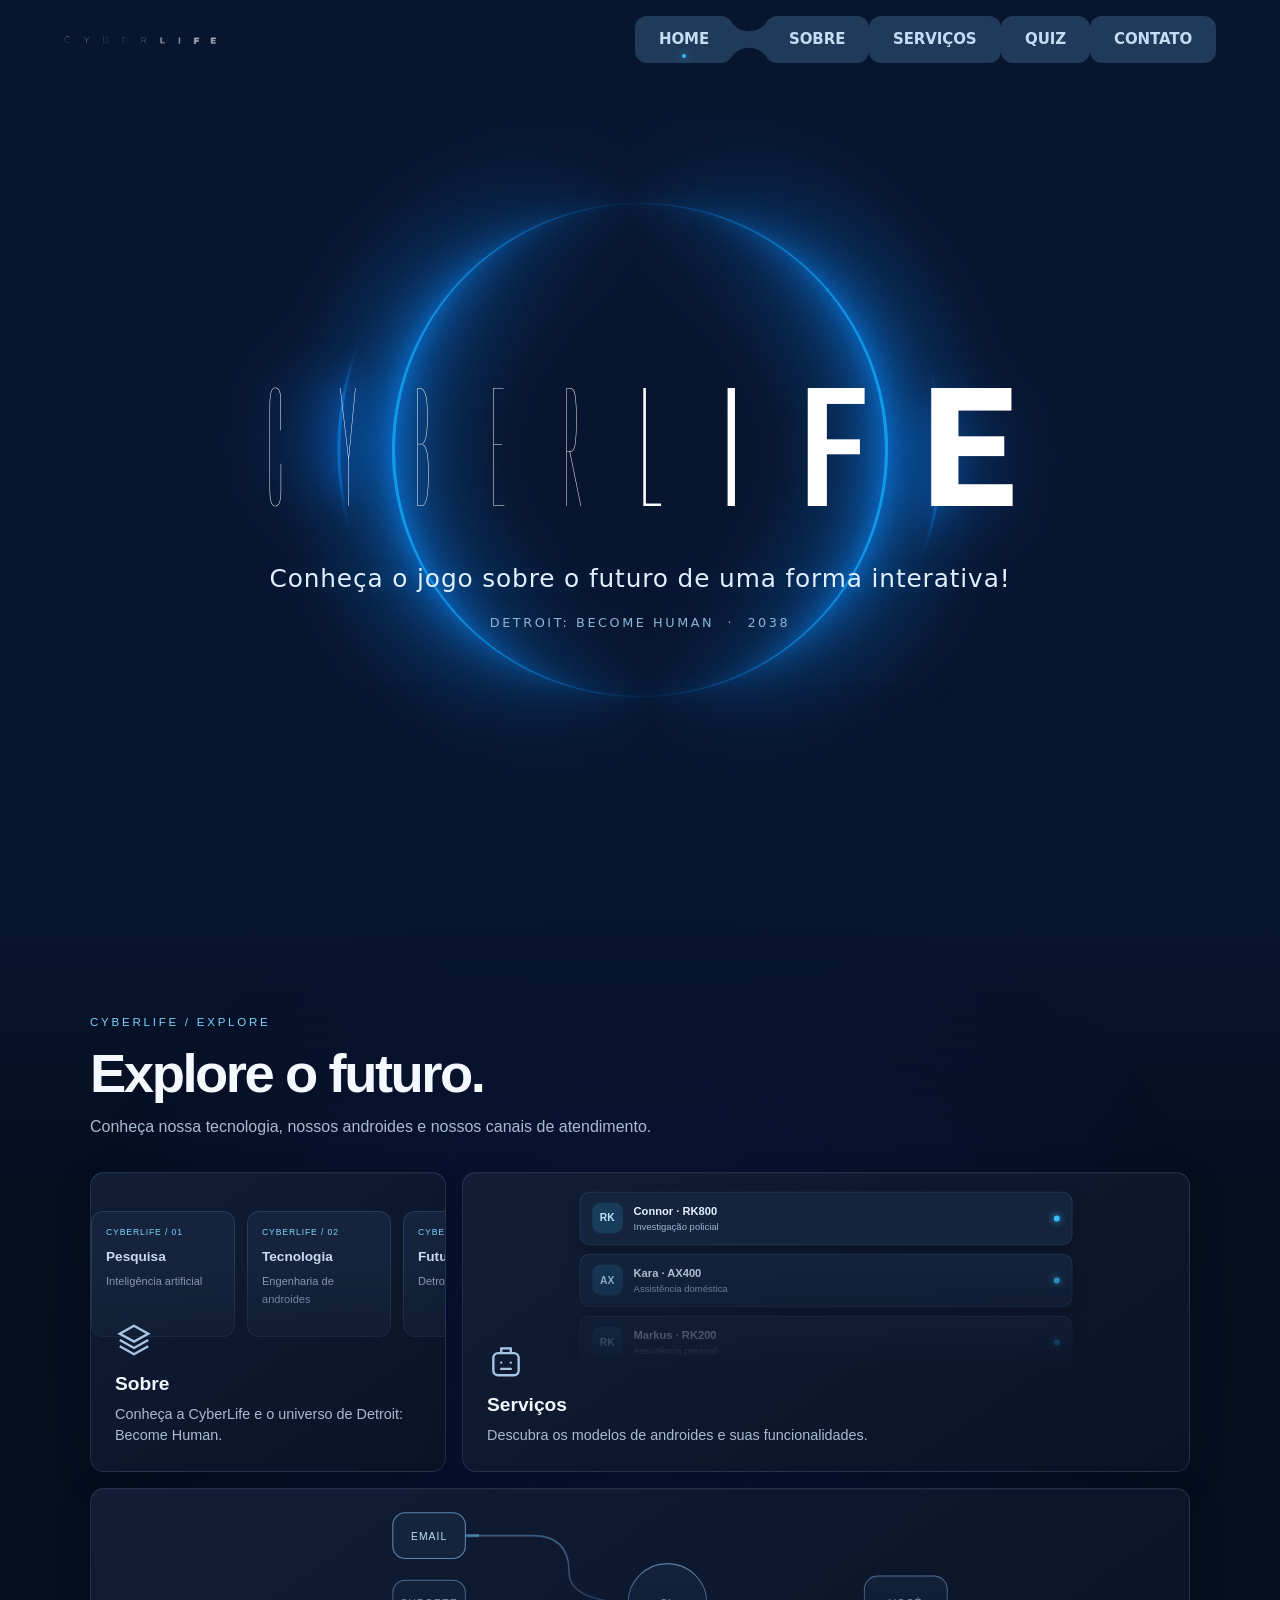
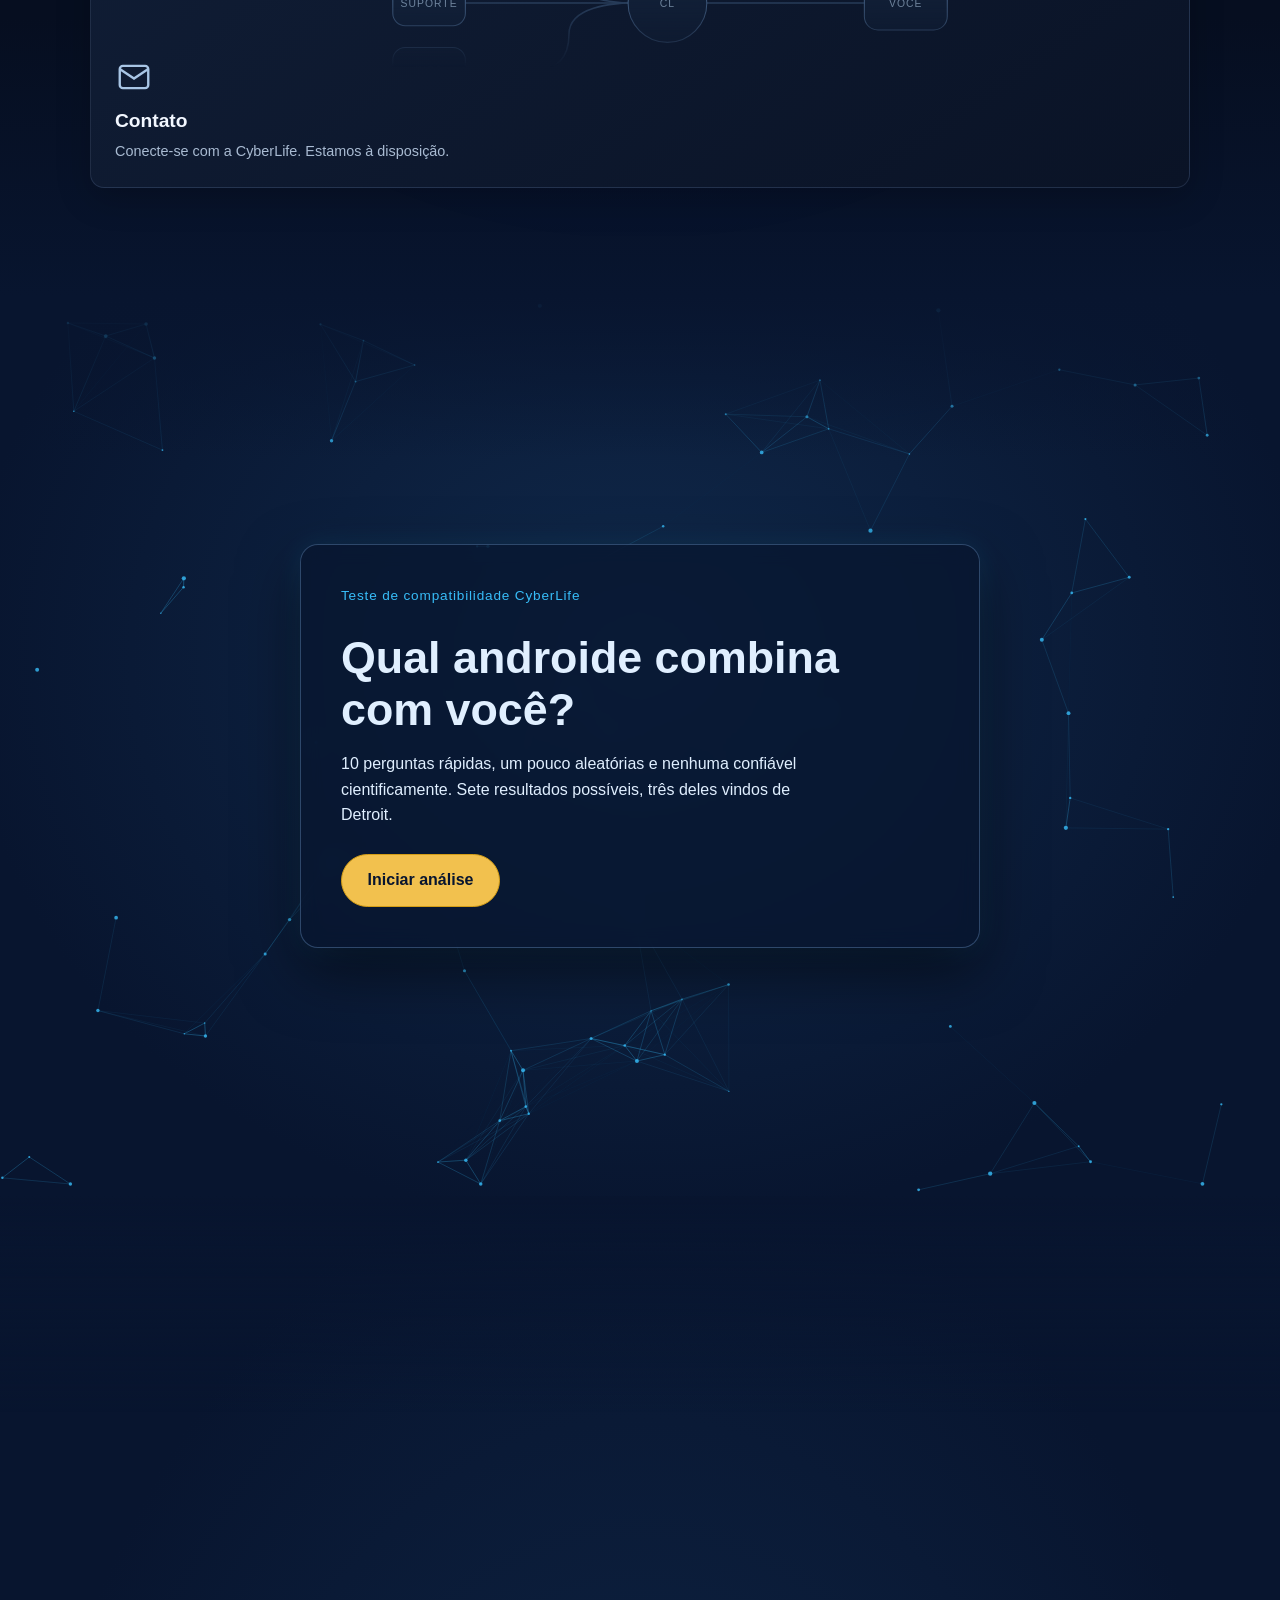
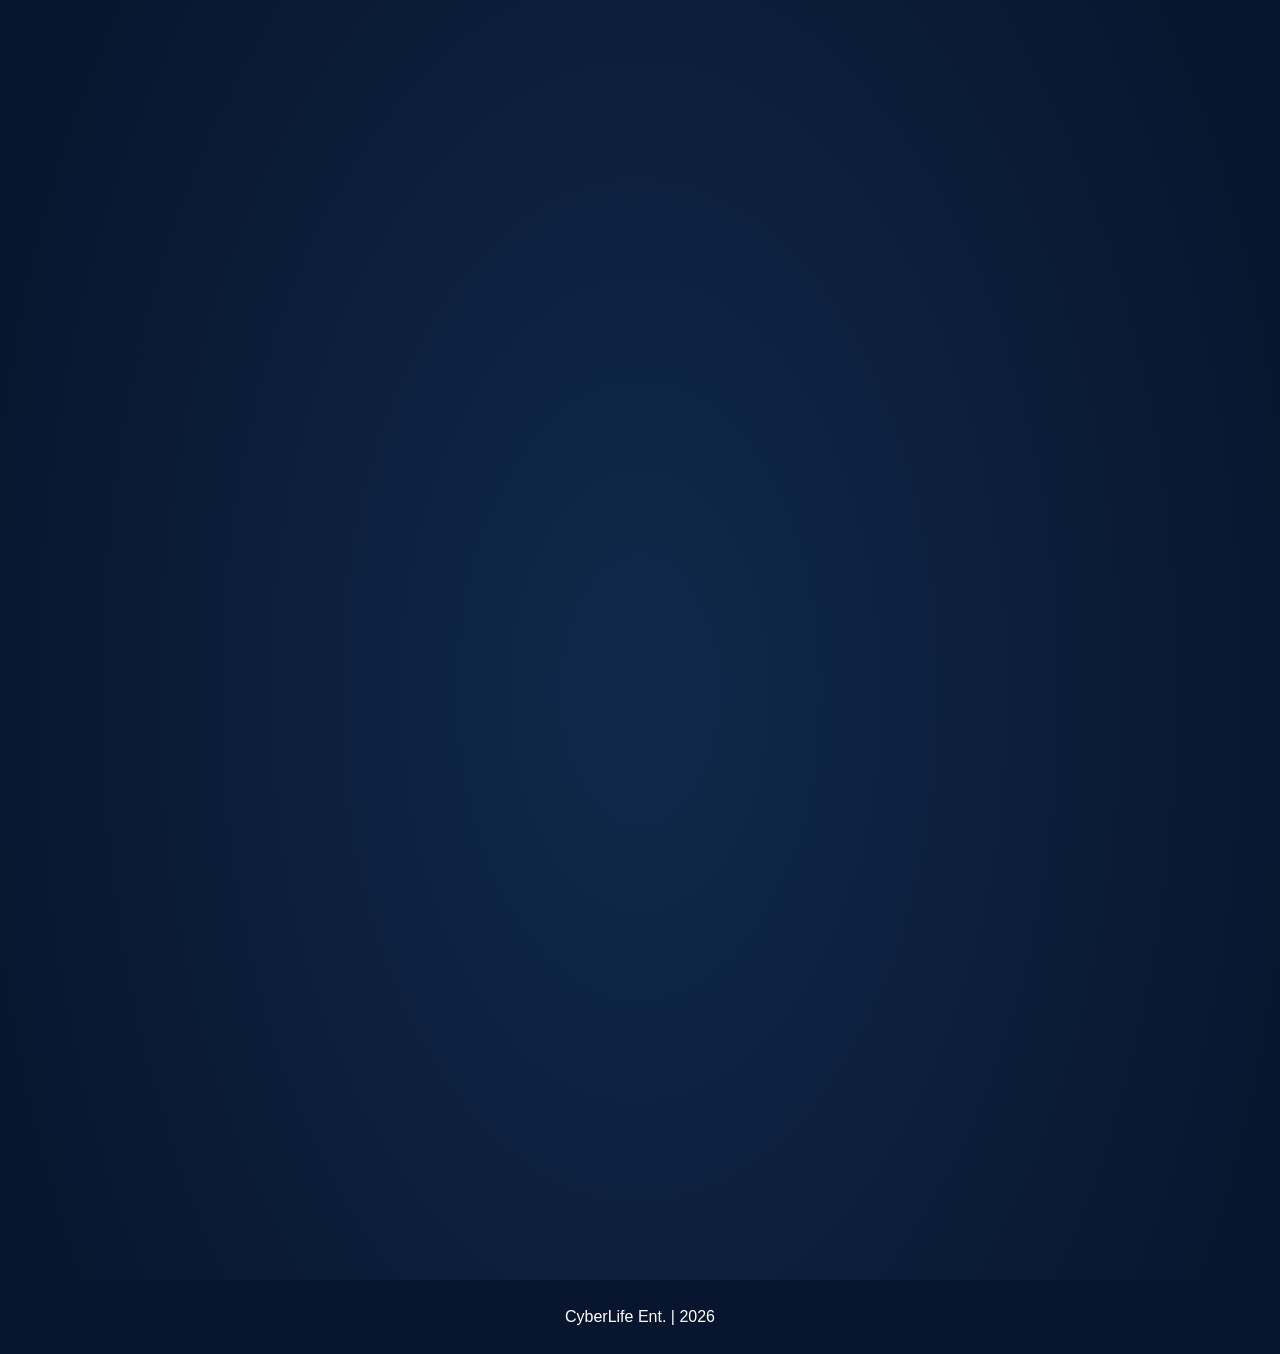
<file: cyberlife-enterprise/index.html>
<!doctype html>
<html lang="pt-BR">
<head>
    <meta charset="UTF-8">
    <meta name="viewport" content="width=device-width, initial-scale=1.0">
    <title>Home | DBH IFC</title>
    <link rel="stylesheet" href="css/style.css">
    <link rel="stylesheet" href="css/bento.css">
    <link rel="stylesheet" href="css/text-pressure.css">
    <link rel="stylesheet" href="css/gooey-navbar.css">
    <script src="js/gooey-navbar.js" defer></script>
    <link rel="stylesheet" href="css/contract.css">
    <script src="js/contract.js" defer></script>
    <link rel="stylesheet" href="css/quiz.css">

</head>
<body class="landing-page">
    <div class="landing-intro">
    <div id="magic-rings-home" class="magic-rings" aria-hidden="true"></div>
    <header class="site-header">
        <a class="logo" href="index.html">
            <img src="img/CyberLife_Fonte.png" alt="CyberLife">
        </a>
        <nav class="main-nav gooey-nav" aria-label="Navegação principal">
            <ul>
                <li><a class="active" href="index.html">Home</a></li>
                <li><a href="sobre.html">Sobre</a></li>
                <li><a href="servicos.html">Serviços</a></li>
                <li><a href="#quiz-section">Quiz</a></li>
                <li><a href="contato.html">Contato</a></li>
            </ul>
        </nav>
    </header>

    <div class="landing-hero-content">
        <section id="inicio" class="hero">
            <div class="text-pressure-container"><h1 class="text-pressure-title" aria-label="CyberLife"><span aria-hidden="true">C</span><span aria-hidden="true">Y</span><span aria-hidden="true">B</span><span aria-hidden="true">E</span><span aria-hidden="true">R</span><span aria-hidden="true">L</span><span aria-hidden="true">I</span><span aria-hidden="true">F</span><span aria-hidden="true">E</span></h1></div>
            <div class="hero-copy">
                <p class="hero-tagline">Conheça o jogo sobre o futuro de uma forma interativa!</p>
                <p class="hero-subtitle">Detroit: Become Human &nbsp;·&nbsp; 2038</p>
            </div>
        </section>

    </div>
    </div>

    <section class="landing-bento" aria-labelledby="bento-title">
        <div class="bento-shell">
            <div class="bento-heading bento-reveal">
                <span class="bento-eyebrow">CYBERLIFE / EXPLORE</span>
                <h2 id="bento-title">Explore o futuro.</h2>
                <p>Conheça nossa tecnologia, nossos androides e nossos canais de atendimento.</p>
            </div>
            <div class="bento-grid">
                <a class="bento-card bento-about bento-reveal" href="sobre.html">
                    <div class="bento-art bento-marquee" aria-hidden="true">
                        <div class="bento-track">
                            <div class="bento-files"><div class="bento-file"><span>CYBERLIFE / 01</span><strong>Pesquisa</strong><small>Inteligência artificial</small></div><div class="bento-file"><span>CYBERLIFE / 02</span><strong>Tecnologia</strong><small>Engenharia de androides</small></div><div class="bento-file"><span>CYBERLIFE / 03</span><strong>Futuro</strong><small>Detroit · 2038</small></div><div class="bento-file"><span>CYBERLIFE / 04</span><strong>CyberLife</strong><small>Inovação e humanidade</small></div></div>
                            <div class="bento-files"><div class="bento-file"><span>CYBERLIFE / 01</span><strong>Pesquisa</strong><small>Inteligência artificial</small></div><div class="bento-file"><span>CYBERLIFE / 02</span><strong>Tecnologia</strong><small>Engenharia de androides</small></div><div class="bento-file"><span>CYBERLIFE / 03</span><strong>Futuro</strong><small>Detroit · 2038</small></div><div class="bento-file"><span>CYBERLIFE / 04</span><strong>CyberLife</strong><small>Inovação e humanidade</small></div></div>
                        </div>
                    </div>
                    <div class="bento-copy"><svg viewBox="0 0 24 24" fill="none" stroke="currentColor" stroke-width="1.5"><path d="M12 3 3 8l9 5 9-5-9-5ZM3 12l9 5 9-5M3 16l9 5 9-5"/></svg><h3>Sobre</h3><p>Conheça a CyberLife e o universo de Detroit: Become Human.</p></div>
                    <span class="bento-cta">Conheça a CyberLife <span aria-hidden="true">→</span></span>
                </a>
                <a class="bento-card bento-services bento-reveal" href="servicos.html">
                    <div class="bento-art bento-notifications" aria-hidden="true">
                        <div class="bento-notification"><span class="bento-model">RK</span><div><strong>Connor · RK800</strong><small>Investigação policial</small></div><i></i></div>
                        <div class="bento-notification"><span class="bento-model">AX</span><div><strong>Kara · AX400</strong><small>Assistência doméstica</small></div><i></i></div>
                        <div class="bento-notification"><span class="bento-model">RK</span><div><strong>Markus · RK200</strong><small>Assistência pessoal</small></div><i></i></div>
                    </div>
                    <div class="bento-copy"><svg viewBox="0 0 24 24" fill="none" stroke="currentColor" stroke-width="1.5"><rect x="4" y="7" width="16" height="14" rx="3"/><path d="M9 7V4h6v3M9 13h.01M15 13h.01M9 17h6" stroke-linecap="round"/></svg><h3>Serviços</h3><p>Descubra os modelos de androides e suas funcionalidades.</p></div>
                    <span class="bento-cta">Explorar catálogo <span aria-hidden="true">→</span></span>
                </a>
                <a class="bento-card bento-contact bento-reveal" href="contato.html">
                    <div class="bento-art bento-network" aria-hidden="true">
                        <svg viewBox="0 0 700 220" preserveAspectRatio="xMidYMid meet"><defs><linearGradient id="bento-beam"><stop stop-color="#38bdf8" stop-opacity="0"/><stop offset=".5" stop-color="#a5eaff"/><stop offset="1" stop-color="#38bdf8" stop-opacity="0"/></linearGradient></defs>
                        <g class="bento-wires"><path d="M120 45H220Q255 45 255 80T350 110"/><path d="M120 110H350"/><path d="M120 175H220Q255 175 255 140T350 110"/><path d="M350 110H580"/></g>
                        <g class="bento-beams"><path d="M120 45H220Q255 45 255 80T350 110"/><path d="M120 110H350"/><path d="M120 175H220Q255 175 255 140T350 110"/><path d="M350 110H580"/></g>
                        <g class="bento-nodes"><rect x="85" y="23" width="70" height="44" rx="12"/><rect x="85" y="88" width="70" height="44" rx="12"/><rect x="85" y="153" width="70" height="44" rx="12"/><circle cx="350" cy="110" r="38"/><rect x="540" y="84" width="80" height="52" rx="13"/></g>
                        <g class="bento-node-labels"><text x="120" y="49">EMAIL</text><text x="120" y="114">SUPORTE</text><text x="120" y="179">INFO</text><text x="350" y="114">CL</text><text x="580" y="114">VOCÊ</text></g></svg>
                    </div>
                    <div class="bento-copy"><svg viewBox="0 0 24 24" fill="none" stroke="currentColor" stroke-width="1.5"><rect x="3" y="5" width="18" height="14" rx="2"/><path d="m3 7 9 6 9-6"/></svg><h3>Contato</h3><p>Conecte-se com a CyberLife. Estamos à disposição.</p></div>
                    <span class="bento-cta">Entre em contato <span aria-hidden="true">→</span></span>
                </a>
            </div>
        </div>
    </section>
    
    <section id="quiz-section" class="quiz-section" aria-label="Quiz: qual android combina com você?">
        <div id="quiz-bg" class="quiz-bg" aria-hidden="true"></div>
        <div id="quiz" class="quiz" aria-live="polite"></div>
    </section>

    <main class="landing-details">
        <div class="topography-backdrop" aria-hidden="true"><canvas id="topography-home"></canvas></div>
        <div class="landing-reveal">
        <section class="contract-section" aria-labelledby="why-title">
            <span class="contract-kicker">CYBERLIFE / 01</span>
            <h2 id="why-title">Por que contratar um Androide?</h2>
            <div class="rolling" aria-label="Motivos para contratar um androide" tabindex="0" aria-roledescription="carrossel">
                <div class="roll-device"><button type="button" data-device="desktop" aria-pressed="true">Desktop</button><button type="button" data-device="mobile" aria-pressed="false">Mobile</button></div><div class="rolling-stage"></div>
                <div class="rolling-controls"><button type="button" data-prev aria-label="Anterior">←</button><div class="rolling-dots"></div><button type="button" data-next aria-label="Próximo">→</button><button type="button" data-pause aria-label="Pausar reprodução automática">Ⅱ</button></div>
            </div>
        </section>
        <section class="contract-section" aria-labelledby="info-title">
            <span class="contract-kicker">CYBERLIFE / 02</span>
            <h2 id="info-title">Informações Adicionais</h2>
            <div class="contract-paywall">
                
                <h3>Escolha seu valor.<br>O futuro se adapta a você.</h3>
                <div class="pay-segments" role="group" aria-label="Período de contratação"><span class="pay-pill"></span><button type="button" aria-pressed="true" data-plan="0">Mensal</button><button type="button" aria-pressed="false" data-plan="1">Anual</button></div>
                <div class="pay-amount" aria-live="polite"><span class="pay-currency">R$</span><span class="pay-digits">1.500</span><span class="pay-period">/mês</span></div>
                <div class="pay-slider" role="slider" tabindex="0" aria-label="Valor da contratação" aria-valuemin="0" aria-valuemax="4" aria-valuenow="3"><div class="pay-track"></div><div class="pay-fill"></div><div class="pay-ticks" aria-hidden="true"></div><div class="pay-thumb" aria-hidden="true"><i></i></div></div>
                <div class="pay-caption" aria-live="polite">Assistência inteligente para sua rotina.</div>
                <a class="pay-cta" href="contato.html">Solicitar contratação <span aria-hidden="true">→</span></a>
                <small>Simulação fictícia · Nenhuma cobrança será realizada.</small>
            </div>
        </section>
        </div>


    </main>

    <footer class="site-footer">
        <p>CyberLife Ent. | 2026</p>
    </footer>

    <script src="js/magic-rings.js"></script>
    <script src="js/topography.js" defer></script>
    <script src="js/bento.js" defer></script>
    <script src="js/text-pressure.js" defer></script>
    <script src="js/magic-rings.js"></script>
    <script src="js/topography.js" defer></script>
    <script src="js/bento.js" defer></script>
    <script src="js/text-pressure.js" defer></script>
    <script src="js/quiz-bg.js" defer></script>
    <script src="js/quiz.js" defer></script>
    <script>
        new MagicRings('#magic-rings-home', {
            color: '#38BDF8',
            colorTwo: '#1E3FD8',
            ringCount: 7,
            motion: 'pulse',
            speed: 0.8,
            lineThickness: 1.5,
            glow: 1,
            baseRadius: 0.24,
            radiusStep: 0.08,
            expansion: 0.08,
            rotation: 0,
            spin: 0.08,
            tilt: 0.12,
            followMouse: true,
            mouseInfluence: 0.18,
            clickBurst: true,
            intro: true,
            theme: 'dark',
            grain: 0.08,
            opacity: 0.9
        });
    </script>
</body>
</html>
</file>
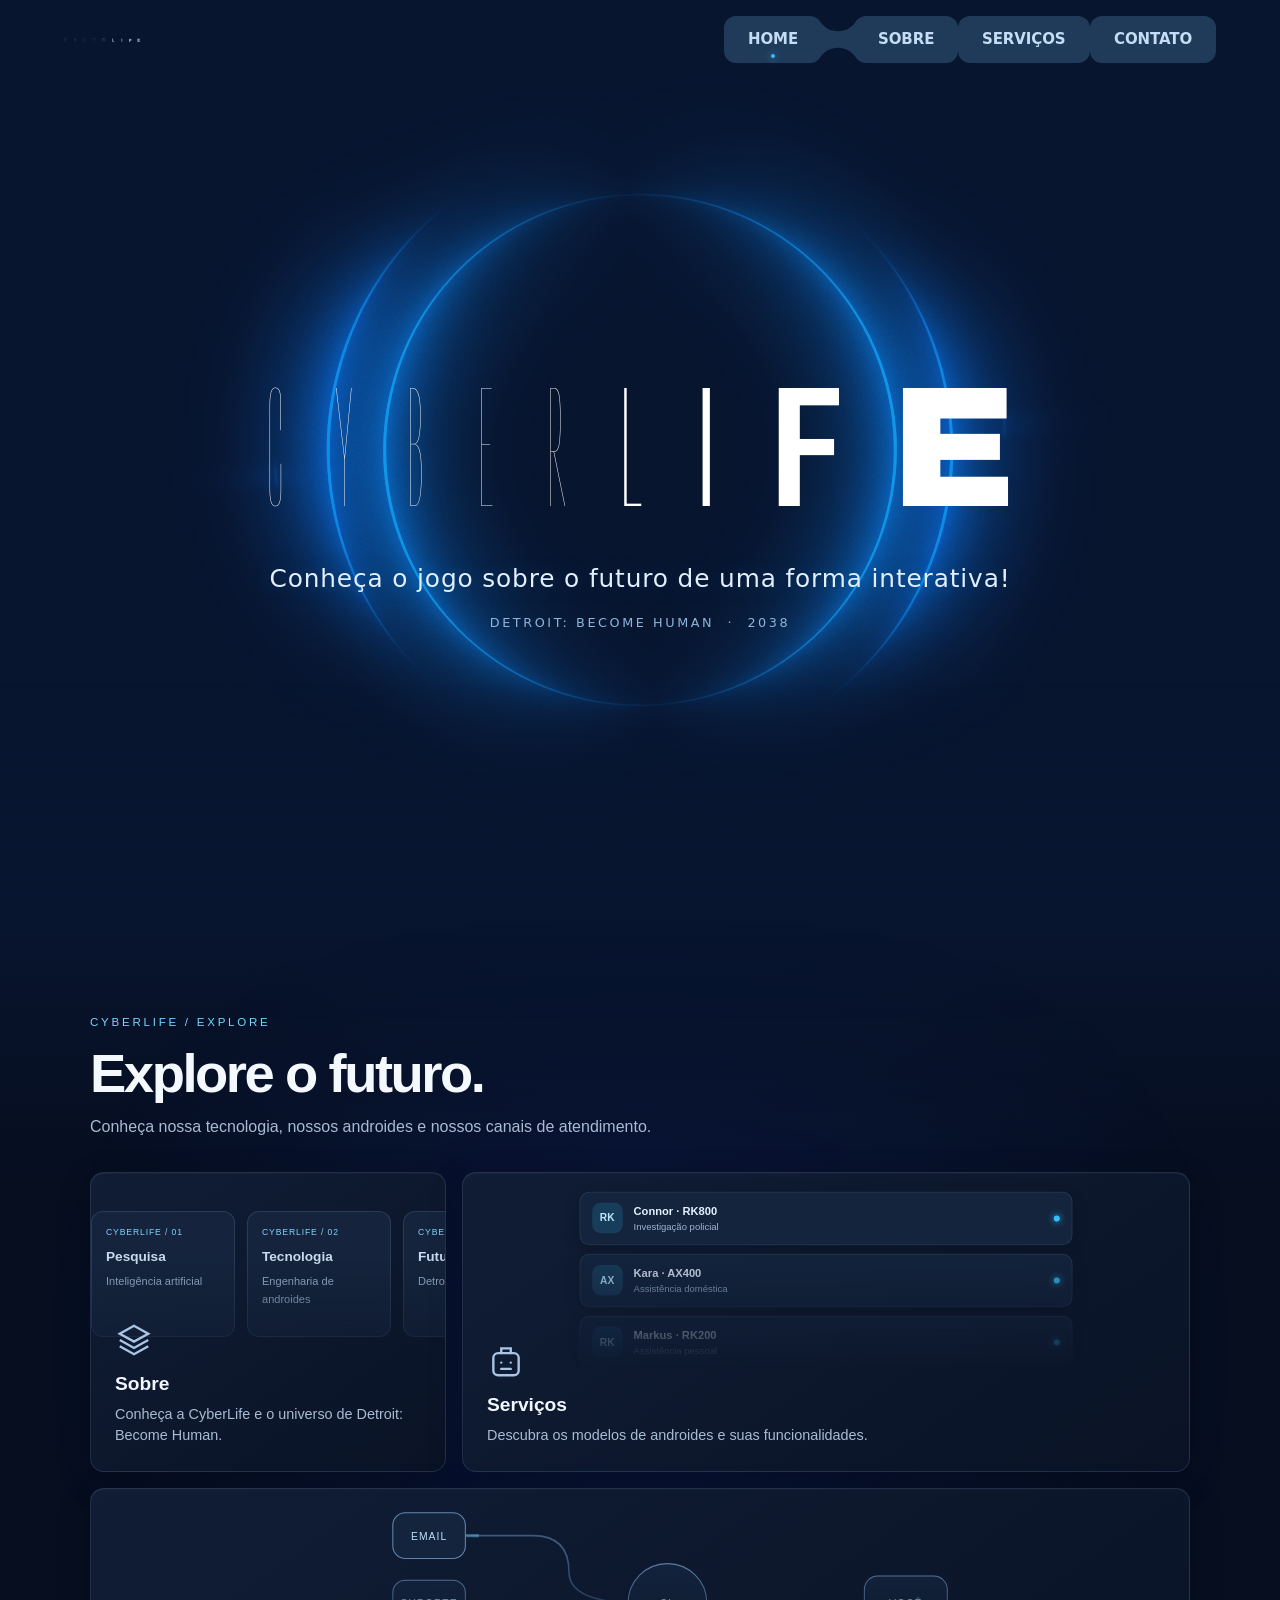
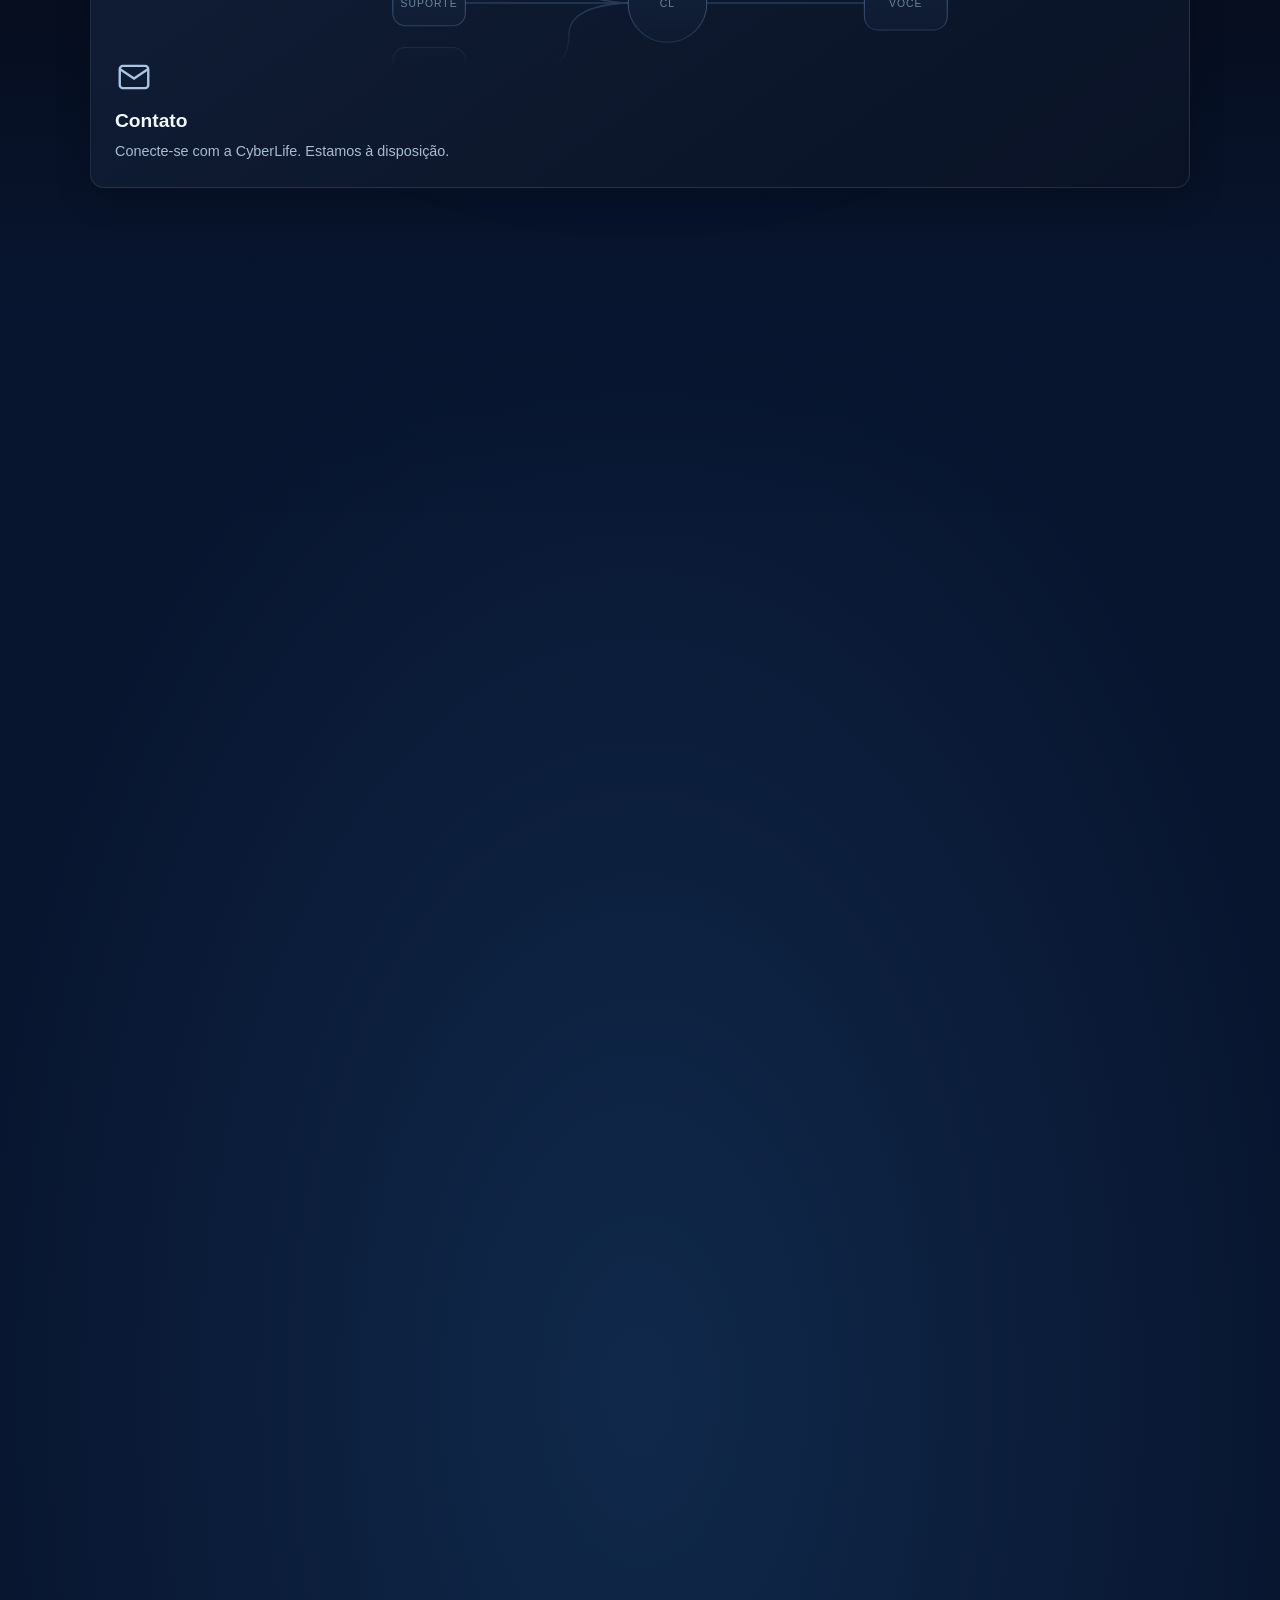
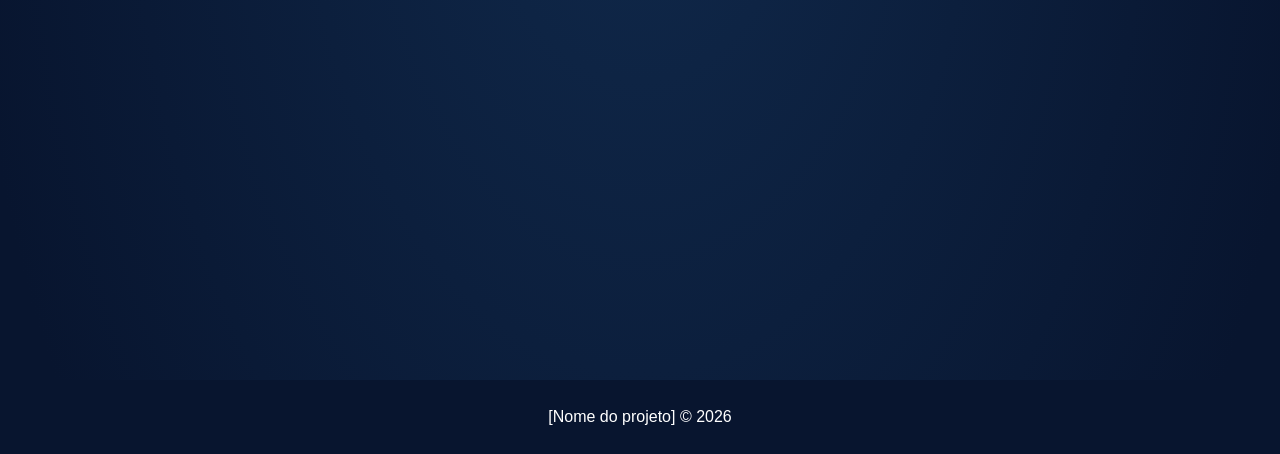
<file: nome-do-grupo-tema/index.html>
<!doctype html>
<html lang="pt-BR">
<head>
    <meta charset="UTF-8">
    <meta name="viewport" content="width=device-width, initial-scale=1.0">
    <title>Home | DBH IFC</title>
    <link rel="stylesheet" href="css/style.css">
    <link rel="stylesheet" href="css/bento.css">
    <link rel="stylesheet" href="css/text-pressure.css">
    <link rel="stylesheet" href="css/gooey-navbar.css">
    <script src="js/gooey-navbar.js" defer></script>
    <link rel="stylesheet" href="css/contract.css">
    <script src="js/contract.js" defer></script>
</head>
<body class="landing-page">
    <div class="landing-intro">
    <div id="magic-rings-home" class="magic-rings" aria-hidden="true"></div>
    <header class="site-header">
        <a class="logo" href="index.html">
            <img src="img/CyberLife_Fonte.png" alt="CyberLife">
        </a>
        <nav class="main-nav gooey-nav" aria-label="Navegação principal">
            <ul>
                <li><a class="active" href="index.html">Home</a></li>
                <li><a href="sobre.html">Sobre</a></li>
                <li><a href="servicos.html">Serviços</a></li>
                <li><a href="contato.html">Contato</a></li>
            </ul>
        </nav>
    </header>

    <div class="landing-hero-content">
        <section id="inicio" class="hero">
            <div class="text-pressure-container"><h1 class="text-pressure-title" aria-label="CyberLife"><span aria-hidden="true">C</span><span aria-hidden="true">Y</span><span aria-hidden="true">B</span><span aria-hidden="true">E</span><span aria-hidden="true">R</span><span aria-hidden="true">L</span><span aria-hidden="true">I</span><span aria-hidden="true">F</span><span aria-hidden="true">E</span></h1></div>
            <div class="hero-copy">
                <p class="hero-tagline">Conheça o jogo sobre o futuro de uma forma interativa!</p>
                <p class="hero-subtitle">Detroit: Become Human &nbsp;·&nbsp; 2038</p>
            </div>
        </section>

    </div>
    </div>

    <section class="landing-bento" aria-labelledby="bento-title">
        <div class="bento-shell">
            <div class="bento-heading bento-reveal">
                <span class="bento-eyebrow">CYBERLIFE / EXPLORE</span>
                <h2 id="bento-title">Explore o futuro.</h2>
                <p>Conheça nossa tecnologia, nossos androides e nossos canais de atendimento.</p>
            </div>
            <div class="bento-grid">
                <a class="bento-card bento-about bento-reveal" href="sobre.html">
                    <div class="bento-art bento-marquee" aria-hidden="true">
                        <div class="bento-track">
                            <div class="bento-files"><div class="bento-file"><span>CYBERLIFE / 01</span><strong>Pesquisa</strong><small>Inteligência artificial</small></div><div class="bento-file"><span>CYBERLIFE / 02</span><strong>Tecnologia</strong><small>Engenharia de androides</small></div><div class="bento-file"><span>CYBERLIFE / 03</span><strong>Futuro</strong><small>Detroit · 2038</small></div><div class="bento-file"><span>CYBERLIFE / 04</span><strong>CyberLife</strong><small>Inovação e humanidade</small></div></div>
                            <div class="bento-files"><div class="bento-file"><span>CYBERLIFE / 01</span><strong>Pesquisa</strong><small>Inteligência artificial</small></div><div class="bento-file"><span>CYBERLIFE / 02</span><strong>Tecnologia</strong><small>Engenharia de androides</small></div><div class="bento-file"><span>CYBERLIFE / 03</span><strong>Futuro</strong><small>Detroit · 2038</small></div><div class="bento-file"><span>CYBERLIFE / 04</span><strong>CyberLife</strong><small>Inovação e humanidade</small></div></div>
                        </div>
                    </div>
                    <div class="bento-copy"><svg viewBox="0 0 24 24" fill="none" stroke="currentColor" stroke-width="1.5"><path d="M12 3 3 8l9 5 9-5-9-5ZM3 12l9 5 9-5M3 16l9 5 9-5"/></svg><h3>Sobre</h3><p>Conheça a CyberLife e o universo de Detroit: Become Human.</p></div>
                    <span class="bento-cta">Conheça a CyberLife <span aria-hidden="true">→</span></span>
                </a>
                <a class="bento-card bento-services bento-reveal" href="servicos.html">
                    <div class="bento-art bento-notifications" aria-hidden="true">
                        <div class="bento-notification"><span class="bento-model">RK</span><div><strong>Connor · RK800</strong><small>Investigação policial</small></div><i></i></div>
                        <div class="bento-notification"><span class="bento-model">AX</span><div><strong>Kara · AX400</strong><small>Assistência doméstica</small></div><i></i></div>
                        <div class="bento-notification"><span class="bento-model">RK</span><div><strong>Markus · RK200</strong><small>Assistência pessoal</small></div><i></i></div>
                    </div>
                    <div class="bento-copy"><svg viewBox="0 0 24 24" fill="none" stroke="currentColor" stroke-width="1.5"><rect x="4" y="7" width="16" height="14" rx="3"/><path d="M9 7V4h6v3M9 13h.01M15 13h.01M9 17h6" stroke-linecap="round"/></svg><h3>Serviços</h3><p>Descubra os modelos de androides e suas funcionalidades.</p></div>
                    <span class="bento-cta">Explorar catálogo <span aria-hidden="true">→</span></span>
                </a>
                <a class="bento-card bento-contact bento-reveal" href="contato.html">
                    <div class="bento-art bento-network" aria-hidden="true">
                        <svg viewBox="0 0 700 220" preserveAspectRatio="xMidYMid meet"><defs><linearGradient id="bento-beam"><stop stop-color="#38bdf8" stop-opacity="0"/><stop offset=".5" stop-color="#a5eaff"/><stop offset="1" stop-color="#38bdf8" stop-opacity="0"/></linearGradient></defs>
                        <g class="bento-wires"><path d="M120 45H220Q255 45 255 80T350 110"/><path d="M120 110H350"/><path d="M120 175H220Q255 175 255 140T350 110"/><path d="M350 110H580"/></g>
                        <g class="bento-beams"><path d="M120 45H220Q255 45 255 80T350 110"/><path d="M120 110H350"/><path d="M120 175H220Q255 175 255 140T350 110"/><path d="M350 110H580"/></g>
                        <g class="bento-nodes"><rect x="85" y="23" width="70" height="44" rx="12"/><rect x="85" y="88" width="70" height="44" rx="12"/><rect x="85" y="153" width="70" height="44" rx="12"/><circle cx="350" cy="110" r="38"/><rect x="540" y="84" width="80" height="52" rx="13"/></g>
                        <g class="bento-node-labels"><text x="120" y="49">EMAIL</text><text x="120" y="114">SUPORTE</text><text x="120" y="179">INFO</text><text x="350" y="114">CL</text><text x="580" y="114">VOCÊ</text></g></svg>
                    </div>
                    <div class="bento-copy"><svg viewBox="0 0 24 24" fill="none" stroke="currentColor" stroke-width="1.5"><rect x="3" y="5" width="18" height="14" rx="2"/><path d="m3 7 9 6 9-6"/></svg><h3>Contato</h3><p>Conecte-se com a CyberLife. Estamos à disposição.</p></div>
                    <span class="bento-cta">Entre em contato <span aria-hidden="true">→</span></span>
                </a>
            </div>
        </div>
    </section>

    <main class="landing-details">
        <div class="topography-backdrop" aria-hidden="true"><canvas id="topography-home"></canvas></div>
        <div class="landing-reveal">
        <section class="contract-section" aria-labelledby="why-title">
            <span class="contract-kicker">CYBERLIFE / 01</span>
            <h2 id="why-title">Por que contratar um Androide?</h2>
            <div class="rolling" aria-label="Motivos para contratar um androide" tabindex="0" aria-roledescription="carrossel">
                <div class="roll-device"><button type="button" data-device="desktop" aria-pressed="true">Desktop</button><button type="button" data-device="mobile" aria-pressed="false">Mobile</button></div><div class="rolling-stage"></div>
                <div class="rolling-controls"><button type="button" data-prev aria-label="Anterior">←</button><div class="rolling-dots"></div><button type="button" data-next aria-label="Próximo">→</button><button type="button" data-pause aria-label="Pausar reprodução automática">Ⅱ</button></div>
            </div>
        </section>
        <section class="contract-section" aria-labelledby="info-title">
            <span class="contract-kicker">CYBERLIFE / 02</span>
            <h2 id="info-title">Informações Adicionais</h2>
            <div class="contract-paywall">
                
                <h3>Escolha seu valor.<br>O futuro se adapta a você.</h3>
                <div class="pay-segments" role="group" aria-label="Período de contratação"><span class="pay-pill"></span><button type="button" aria-pressed="true" data-plan="0">Mensal</button><button type="button" aria-pressed="false" data-plan="1">Anual</button></div>
                <div class="pay-amount" aria-live="polite"><span class="pay-currency">R$</span><span class="pay-digits">1.500</span><span class="pay-period">/mês</span></div>
                <div class="pay-slider" role="slider" tabindex="0" aria-label="Valor da contratação" aria-valuemin="0" aria-valuemax="4" aria-valuenow="3"><div class="pay-track"></div><div class="pay-fill"></div><div class="pay-ticks" aria-hidden="true"></div><div class="pay-thumb" aria-hidden="true"><i></i></div></div>
                <div class="pay-caption" aria-live="polite">Assistência inteligente para sua rotina.</div>
                <a class="pay-cta" href="contato.html">Solicitar contratação <span aria-hidden="true">→</span></a>
                <small>Simulação fictícia · Nenhuma cobrança será realizada.</small>
            </div>
        </section>
        </div>


    </main>

    <footer class="site-footer">
        <p>[Nome do projeto] &copy; 2026</p>
    </footer>

    <script src="js/magic-rings.js"></script>
    <script src="js/topography.js" defer></script>
    <script src="js/bento.js" defer></script>
    <script src="js/text-pressure.js" defer></script>
    <script>
        new MagicRings('#magic-rings-home', {
            color: '#38BDF8',
            colorTwo: '#1E3FD8',
            ringCount: 7,
            motion: 'pulse',
            speed: 0.8,
            lineThickness: 1.5,
            glow: 1,
            baseRadius: 0.24,
            radiusStep: 0.08,
            expansion: 0.08,
            rotation: 0,
            spin: 0.08,
            tilt: 0.12,
            followMouse: true,
            mouseInfluence: 0.18,
            clickBurst: true,
            intro: true,
            theme: 'dark',
            grain: 0.08,
            opacity: 0.9
        });
    </script>
</body>
</html>
</file>
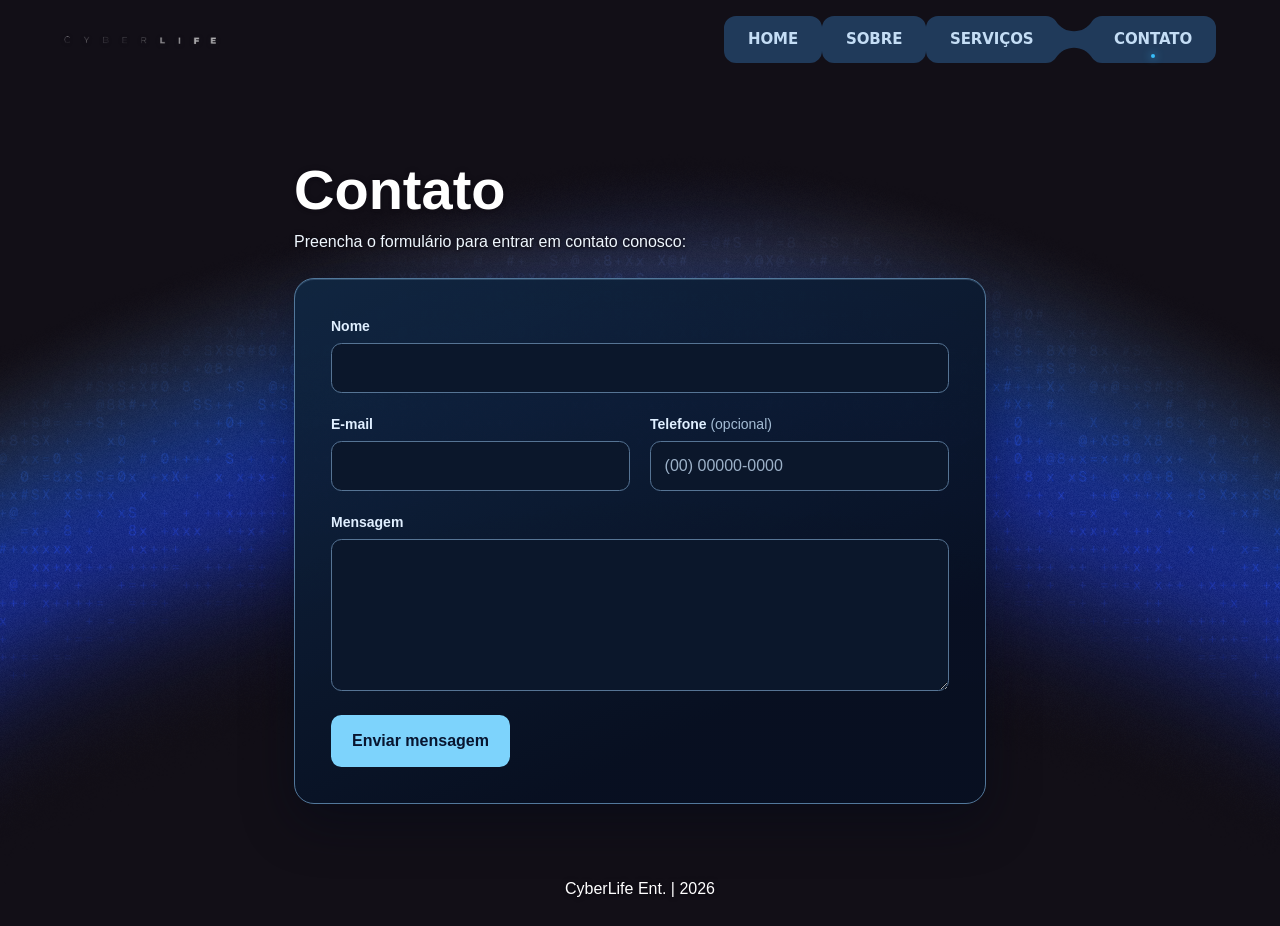
<file: cyberlife-enterprise/contato.html>
<!doctype html>
<html lang="pt-BR">
<head>
    <meta charset="UTF-8">
    <meta name="viewport" content="width=device-width, initial-scale=1.0">
    <title>Contato</title>
    <link rel="stylesheet" href="css/style.css">
    <link rel="stylesheet" href="css/gooey-navbar.css">
    <script src="js/gooey-navbar.js" defer></script>
    <script src="js/gradient-ascii.js" defer></script>
</head>
<body class="contact-page">
    <div class="gradient-ascii" aria-hidden="true">
        <canvas></canvas>
    </div>
    <header class="site-header">
        <a class="logo" href="index.html">
            <img src="img/CyberLife_Fonte.png" alt="CyberLife">
        </a>
        <nav class="main-nav gooey-nav" aria-label="Navegação principal">
            <ul>
                <li><a href="index.html">Home</a></li>
                <li><a href="sobre.html">Sobre</a></li>
                <li><a href="servicos.html">Serviços</a></li>
                <li><a class="active" href="contato.html">Contato</a></li>
            </ul>
        </nav>
    </header>

    <main class="page-content">
        <section class="section">
            <h1>Contato</h1>
            <p class="contato_p">Preencha o formulário para entrar em contato conosco:</p>
        </section>
        <section class="form-section">
            <form id="contact-form" class="contact-form" novalidate>
                <div class="form-group contact-form__wide">
                    <label for="name">Nome</label>
                    <input id="name" name="name" type="text" autocomplete="name" aria-describedby="name-error" required>
                    <small class="error-message" id="name-error"></small>
                </div>
                <div class="form-group">
                    <label for="email">E-mail</label>
                    <input id="email" name="email" type="email" autocomplete="email" aria-describedby="email-error" required>
                    <small class="error-message" id="email-error"></small>
                </div>
                <div class="form-group">
                    <label for="phone">Telefone <span>(opcional)</span></label>
                    <input id="phone" name="phone" type="tel" autocomplete="tel-national" placeholder="(00) 00000-0000">
                </div>
                <div class="form-group contact-form__wide">
                    <label for="message">Mensagem</label>
                    <textarea id="message" name="message" rows="5" aria-describedby="message-error" required></textarea>
                    <small class="error-message" id="message-error"></small>
                </div>
                <div class="contact-form__actions contact-form__wide">
                    <button class="button" type="submit">Enviar mensagem</button>
                    <p id="form-feedback" class="form-feedback" role="status"></p>
                </div>
            </form>
        </section>
    </main>

    <footer class="site-footer">
        <p>CyberLife Ent. | 2026</p>
    </footer>
    <script src="js/script.js"></script>
    <script>
    (()=>{const q=new URLSearchParams(location.search),plan=q.get('plano'),value=Number(q.get('valor'));if(['mensal','anual'].includes(plan)&&Number.isFinite(value)&&value>0){document.getElementById('message').value=`Gostaria de solicitar informações sobre a contratação de um androide no plano ${plan}, com orçamento de ${value.toLocaleString('pt-BR',{style:'currency',currency:'BRL'})}.`;}})();
    </script>
</body>
</html>
</file>
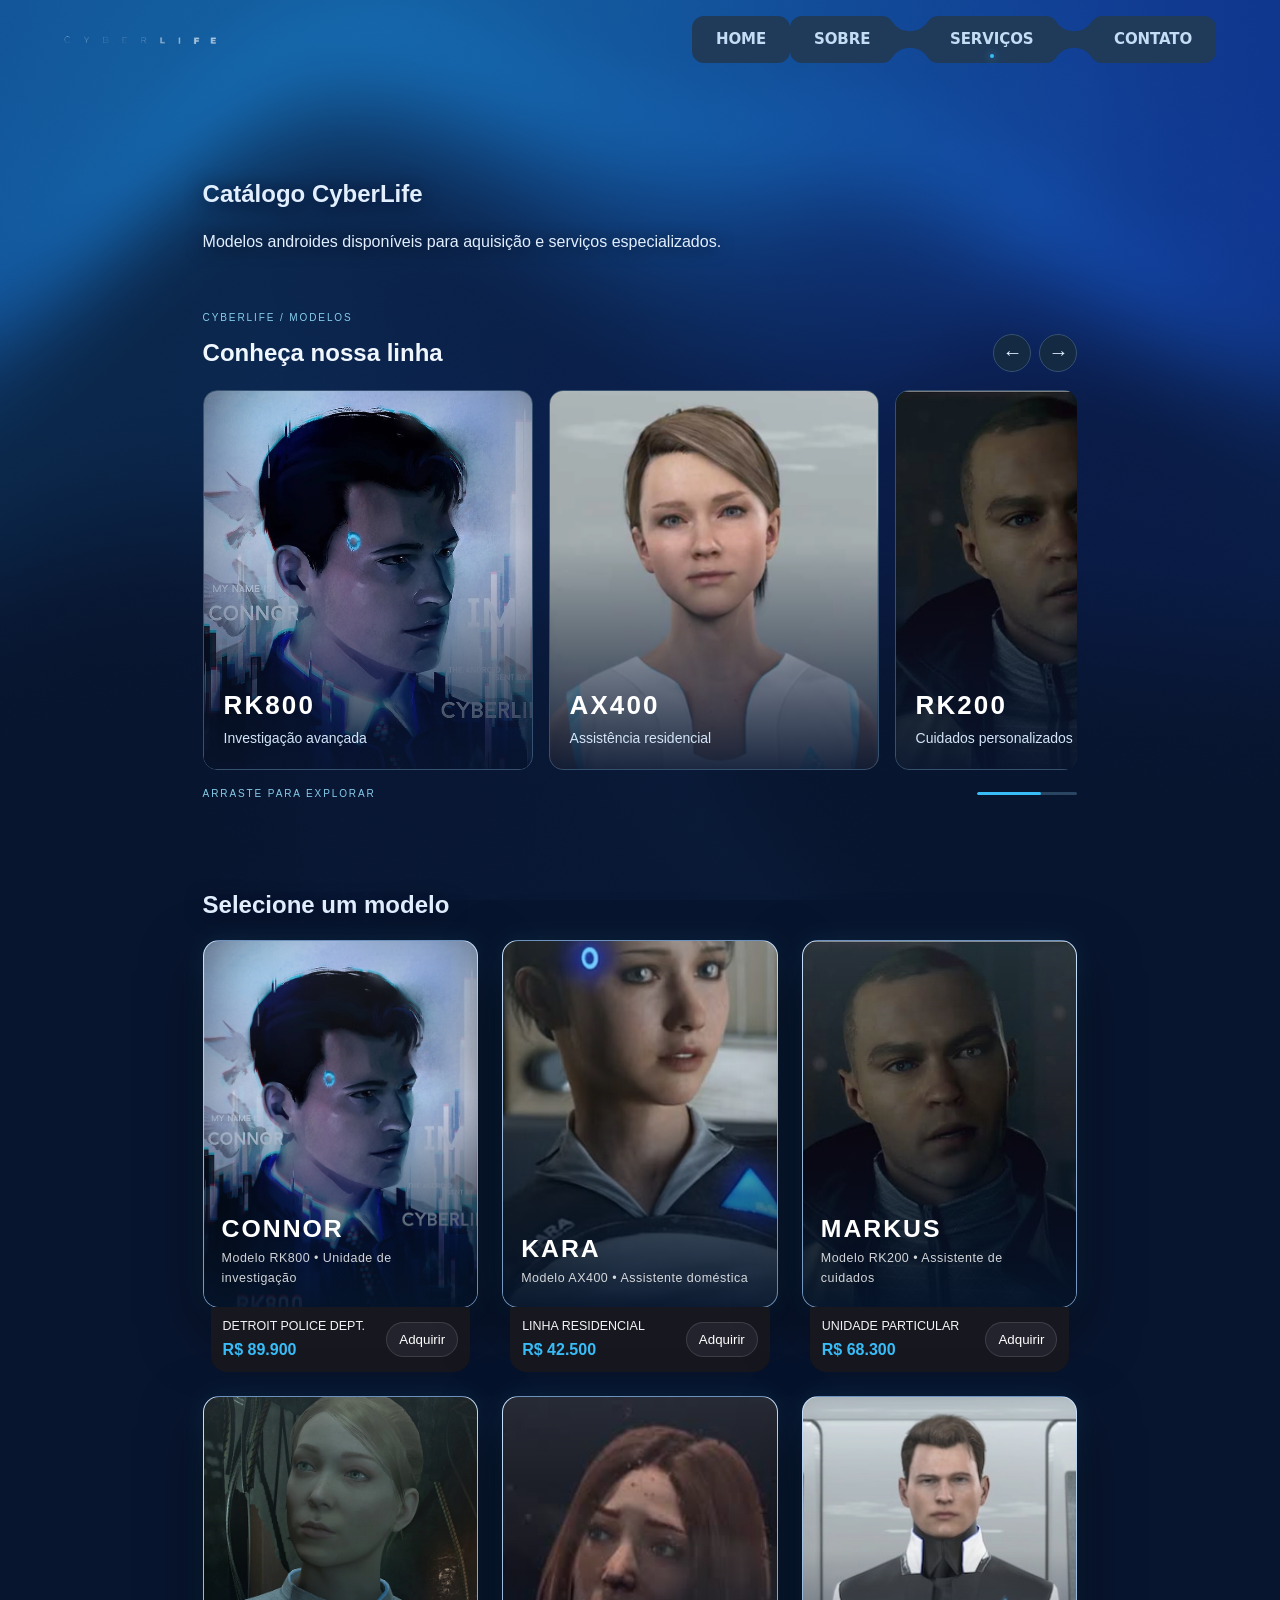
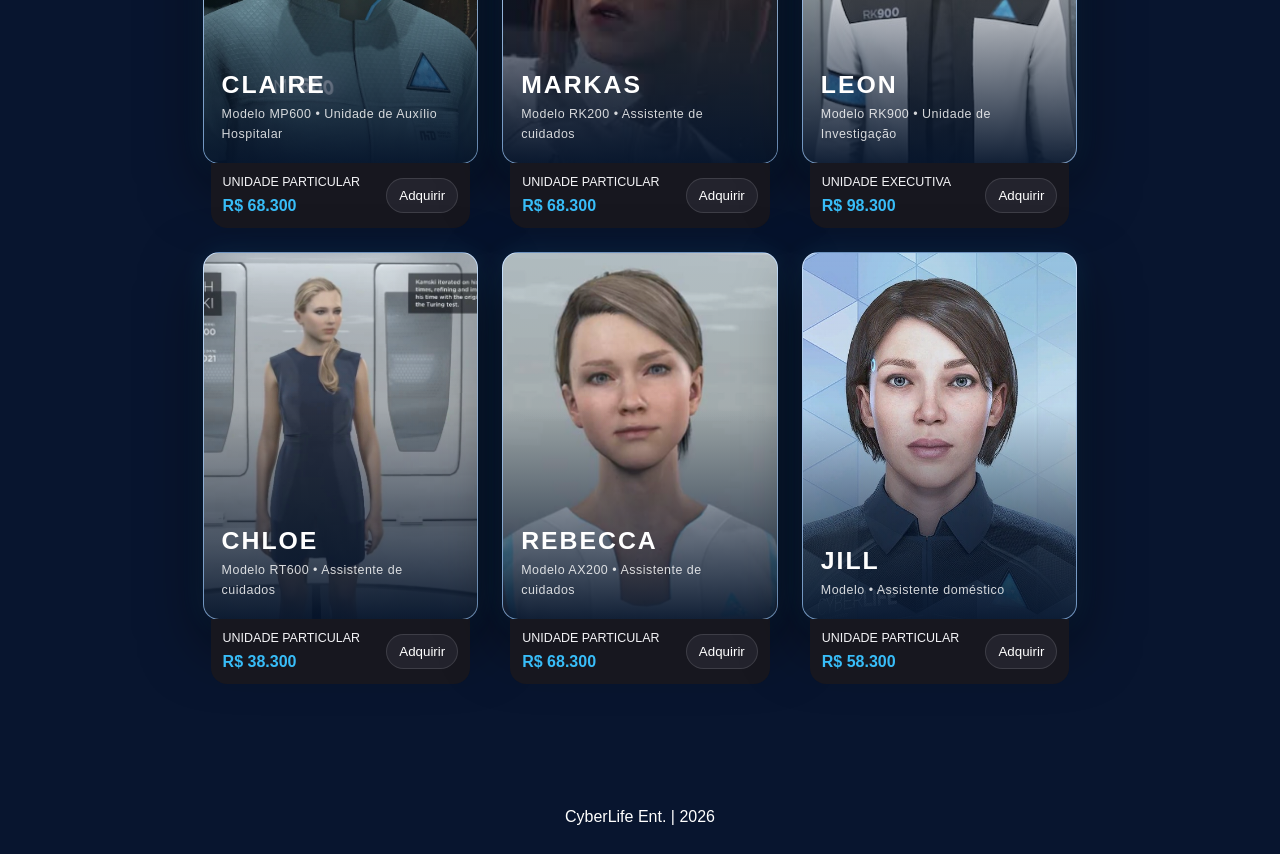
<file: cyberlife-enterprise/servicos.html>
<!doctype html>
<html lang="pt-BR">
<head>
    <meta charset="UTF-8">
    <meta name="viewport" content="width=device-width, initial-scale=1.0">
    <title>Serviços | DBH IFC</title>
    <link rel="stylesheet" href="css/style.css">
    <link rel="stylesheet" href="css/gooey-navbar.css">
    <script src="js/gooey-navbar.js" defer></script>
    <link rel="stylesheet" href="css/motion-components.css">
    <script src="js/motion-components.js" defer></script>
    <link rel="stylesheet" href="css/services-background.css">
    <script src="js/services-background.js" defer></script>
</head>
<body class="services-page">
    <div class="services-background" aria-hidden="true"><canvas id="services-effects"></canvas></div>
    <header class="site-header">
        <a class="logo" href="index.html">
            <img src="img/CyberLife_Fonte.png" alt="CyberLife">
        </a>
        <nav class="main-nav gooey-nav" aria-label="Navegação principal">
            <ul>
                <li><a href="index.html">Home</a></li>
                <li><a href="sobre.html">Sobre</a></li>
                <li><a class="active" href="servicos.html">Serviços</a></li>
                <li><a href="contato.html">Contato</a></li>
            </ul>
        </nav>
    </header>

    <main class="page-content motion-servicos">
        <section class="section">
            <h1>Catálogo CyberLife</h1>
            <p>Modelos androides disponíveis para aquisição e serviços especializados.</p>
        </section>

        <section class="cl-showcase" aria-label="Modelos em destaque"><div class="cl-showcase-heading"><div><span>CYBERLIFE / MODELOS</span><h2>Conheça nossa linha</h2></div><div class="cl-carousel-controls"><button type="button" data-direction="-1" aria-label="Deslizar para esquerda">←</button><button type="button" data-direction="1" aria-label="Deslizar para direita">→</button></div></div><div class="cl-carousel" tabindex="0" aria-label="Carrossel de androides. Arraste ou use as setas."><article class="cl-slide cl-slide--rk800"><img src="img/modelos_androids/RK800-pre_venda.webp" alt="Androide RK800" draggable="false"><div class="cl-slide-label"><span>RK800</span><p>Investigação avançada</p></div></article><article class="cl-slide"><img src="img/modelos_androids/AX400.webp" alt="Androide AX400" draggable="false"><div class="cl-slide-label"><span>AX400</span><p>Assistência residencial</p></div></article><article class="cl-slide"><img src="img/modelos_androids/RK200-male.jpg" alt="Androide RK200" draggable="false"><div class="cl-slide-label"><span>RK200</span><p>Cuidados personalizados</p></div></article><article class="cl-slide"><img src="img/modelos_androids/RK200-female.jpg" alt="Androide RK200" draggable="false"><div class="cl-slide-label"><span>RK200</span><p>Assistência particular</p></div></article></div><div class="cl-carousel-footer"><span>ARRASTE PARA EXPLORAR</span><div class="cl-carousel-progress" aria-hidden="true"><i></i></div></div></section>
        <section class="gallery-section">
            <h2>Selecione um modelo</h2>
            <div class="gallery">
            </div>
        </section>
    </main>

    <footer class="site-footer">
        <p>CyberLife Ent. | 2026</p>
    </footer>
    <script src="js/profile-card.js"></script>
    <script>


        const androides = [
            {
                name: 'Connor',
                title: 'Modelo RK800 • Unidade de investigação',
                handle: 'DETROIT POLICE DEPT.',
                status: 'R$ 89.900',
                avatarUrl: 'img/modelos_androids/RK800-pre_venda.webp',
                photoScale: 1.16
            },
            {
                name: 'Kara',
                title: 'Modelo AX400 • Assistente doméstica',
                handle: 'LINHA RESIDENCIAL',
                status: 'R$ 42.500',
                avatarUrl: 'img/modelos_androids/kara-ax400_2.jpg',
                photoPosition: '20% center'
            },
            {
                name: 'Markus',
                title: 'Modelo RK200 • Assistente de cuidados',
                handle: 'UNIDADE PARTICULAR',
                status: 'R$ 68.300',
                avatarUrl: 'img/modelos_androids/RK200-male.jpg'
            },
            {
                name: 'Claire',
                title: 'Modelo MP600 • Unidade de Auxílio Hospitalar',
                handle: 'UNIDADE PARTICULAR',
                status: 'R$ 68.300',
                avatarUrl: 'img/modelos_androids/MP600_full2.jpg'
            },
                        {
                name: 'Markas',
                title: 'Modelo RK200 • Assistente de cuidados',
                handle: 'UNIDADE PARTICULAR',
                status: 'R$ 68.300',
                avatarUrl: 'img/modelos_androids/RK200-female.jpg'
            },
                        {
                name: 'Leon',
                title: 'Modelo RK900 • Unidade de Investigação',
                handle: 'UNIDADE EXECUTIVA',
                status: 'R$ 98.300',
                avatarUrl: 'img/modelos_androids/connor-rk900.jpg'
            },
            {
                name: 'Chloe',
                title: 'Modelo RT600 • Assistente de cuidados',
                handle: 'UNIDADE PARTICULAR',
                status: 'R$ 38.300',
                avatarUrl: 'img/modelos_androids/chloe-rt600.jpg'
            },
            {
                name: 'Rebecca',
                title: 'Modelo AX200 • Assistente de cuidados',
                handle: 'UNIDADE PARTICULAR',
                status: 'R$ 68.300',
                avatarUrl: 'img/modelos_androids/AX400.webp'
            },
                        {
                name: 'Jill',
                title: 'Modelo  • Assistente doméstico',
                handle: 'UNIDADE PARTICULAR',
                status: 'R$ 58.300',
                avatarUrl: 'img/modelos_androids/AZ110_full2.jpg'
            }
        ];

        for (const android of androides) {
            const card = document.createElement('article');
            card.className = 'gallery-item';
            if (android.photoPosition) {
                card.style.setProperty('--pc-photo-position', android.photoPosition);
            }
            if (android.photoScale) {
                card.style.setProperty('--pc-photo-scale', android.photoScale);
            }
            document.querySelector('.gallery').appendChild(card);

            new ProfileCard(card, {
                name: android.name,
                title: android.title,
                handle: android.handle,
                status: android.status,
                contactText: 'Adquirir',
                avatarUrl: android.avatarUrl,
                miniAvatarUrl: android.avatarUrl,
                theme: 'dark',
                holo: 0.8,
                glare: 0.5,
                tiltStrength: 12,
                enableTilt: true,
                intro: true
            });
        }

    </script>
</body>
</html>
</file>
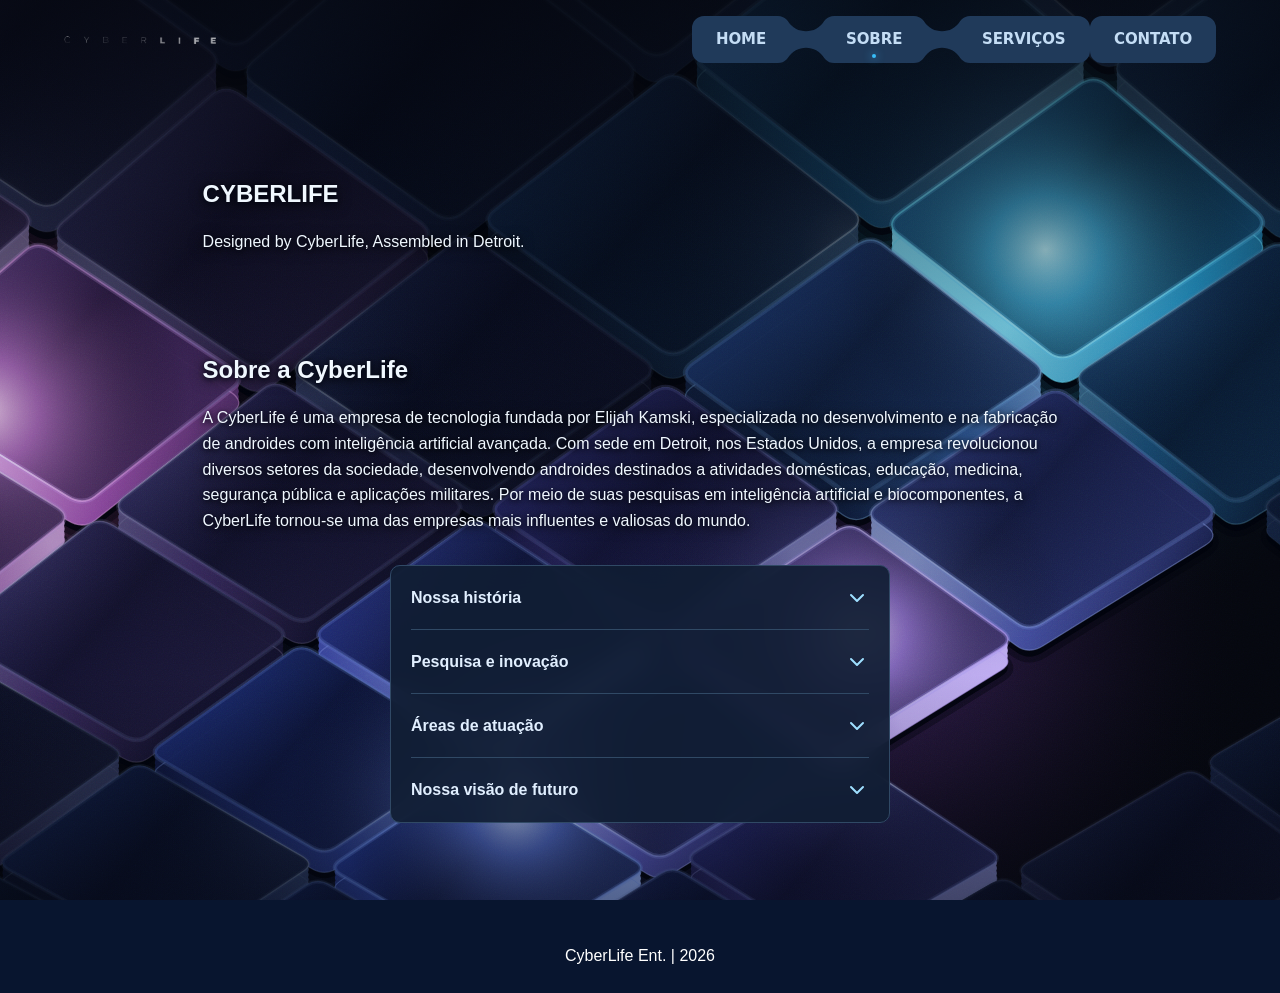
<file: cyberlife-enterprise/sobre.html>
<!doctype html>
<html lang="pt-BR">
<head>
    <meta charset="UTF-8">
    <meta name="viewport" content="width=device-width, initial-scale=1.0">
    <title>Sobre</title>
    <link rel="stylesheet" href="css/style.css">
    <link rel="stylesheet" href="css/gooey-navbar.css">
    <script src="js/gooey-navbar.js" defer></script>
    <link rel="stylesheet" href="css/motion-components.css">
    <script src="js/motion-components.js" defer></script>
    <link rel="stylesheet" href="css/spectral-tiles.css">
    <script src="js/spectral-tiles.js" defer></script>
</head>
<body>
    <div class="spectral-tiles" aria-hidden="true">
        <canvas></canvas>
    </div>
    <header class="site-header">
        <a class="logo" href="index.html">
            <img src="img/CyberLife_Fonte.png" alt="CyberLife">
        </a>
        <nav class="main-nav gooey-nav" aria-label="Navegação principal">
            <ul>
                <li><a href="index.html">Home</a></li>
                <li><a class="active" href="sobre.html">Sobre</a></li>
                <li><a href="servicos.html">Serviços</a></li>
                <li><a href="contato.html">Contato</a></li>
            </ul>
        </nav>
    </header>

    <main class="page-content motion-sobre">
        <section class="section">
            <h1 id="h1cybe">CYBERLIFE</h1>
            <p id="p1">Designed by CyberLife, Assembled in Detroit.</p>
        </section>
        <section class="section">
            <h2 id="h2cybe">Sobre a CyberLife</h2>

            <p id="p2"> A CyberLife é uma empresa de tecnologia fundada por Elijah Kamski, especializada no desenvolvimento e na fabricação de androides com inteligência artificial avançada.

Com sede em Detroit, nos Estados Unidos, a empresa revolucionou diversos setores da sociedade, desenvolvendo androides destinados a atividades domésticas, educação, medicina, segurança pública e aplicações militares.

Por meio de suas pesquisas em inteligência artificial e biocomponentes, a CyberLife tornou-se uma das empresas mais influentes e valiosas do mundo.</p>

<div class="cl-accordion" aria-label="Conheça a CyberLife">
<section class="cl-accordion-item"><h3><button type="button" id="cl-acc-btn-0" aria-expanded="false" aria-controls="cl-acc-0"><span>Nossa história</span><svg width="24" height="24" viewBox="0 0 24 24" fill="none" stroke="currentColor" stroke-width="2" stroke-linecap="round" stroke-linejoin="round" aria-hidden="true"><path d="m6 9 6 6 6-6"/></svg></button></h3><div class="cl-accordion-panel" id="cl-acc-0" role="region" aria-labelledby="cl-acc-btn-0" inert><div><p>Fundada por Elijah Kamski em Detroit, a CyberLife desenvolveu androides para integrar a inteligência artificial à vida cotidiana.</p></div></div></section>
<section class="cl-accordion-item"><h3><button type="button" id="cl-acc-btn-1" aria-expanded="false" aria-controls="cl-acc-1"><span>Pesquisa e inovação</span><svg width="24" height="24" viewBox="0 0 24 24" fill="none" stroke="currentColor" stroke-width="2" stroke-linecap="round" stroke-linejoin="round" aria-hidden="true"><path d="m6 9 6 6 6-6"/></svg></button></h3><div class="cl-accordion-panel" id="cl-acc-1" role="region" aria-labelledby="cl-acc-btn-1" inert><div><p>Nossas pesquisas em inteligência artificial e biocomponentes permitem desenvolver modelos especializados para diferentes necessidades.</p></div></div></section>
<section class="cl-accordion-item"><h3><button type="button" id="cl-acc-btn-2" aria-expanded="false" aria-controls="cl-acc-2"><span>Áreas de atuação</span><svg width="24" height="24" viewBox="0 0 24 24" fill="none" stroke="currentColor" stroke-width="2" stroke-linecap="round" stroke-linejoin="round" aria-hidden="true"><path d="m6 9 6 6 6-6"/></svg></button></h3><div class="cl-accordion-panel" id="cl-acc-2" role="region" aria-labelledby="cl-acc-btn-2" inert><div><p>Da assistência doméstica à educação, medicina e segurança pública, nossos androides oferecem soluções para diversos setores.</p></div></div></section>
<section class="cl-accordion-item"><h3><button type="button" id="cl-acc-btn-3" aria-expanded="false" aria-controls="cl-acc-3"><span>Nossa visão de futuro</span><svg width="24" height="24" viewBox="0 0 24 24" fill="none" stroke="currentColor" stroke-width="2" stroke-linecap="round" stroke-linejoin="round" aria-hidden="true"><path d="m6 9 6 6 6-6"/></svg></button></h3><div class="cl-accordion-panel" id="cl-acc-3" role="region" aria-labelledby="cl-acc-btn-3" inert><div><p>Exploramos novas possibilidades de convivência entre humanos e tecnologia, com foco em inovação e assistência personalizada.</p></div></div></section>
</div>
        </section>
    </main>

    <footer class="site-footer">
        <p>CyberLife Ent. | 2026</p>
    </footer>
</body>
</html>
</file>
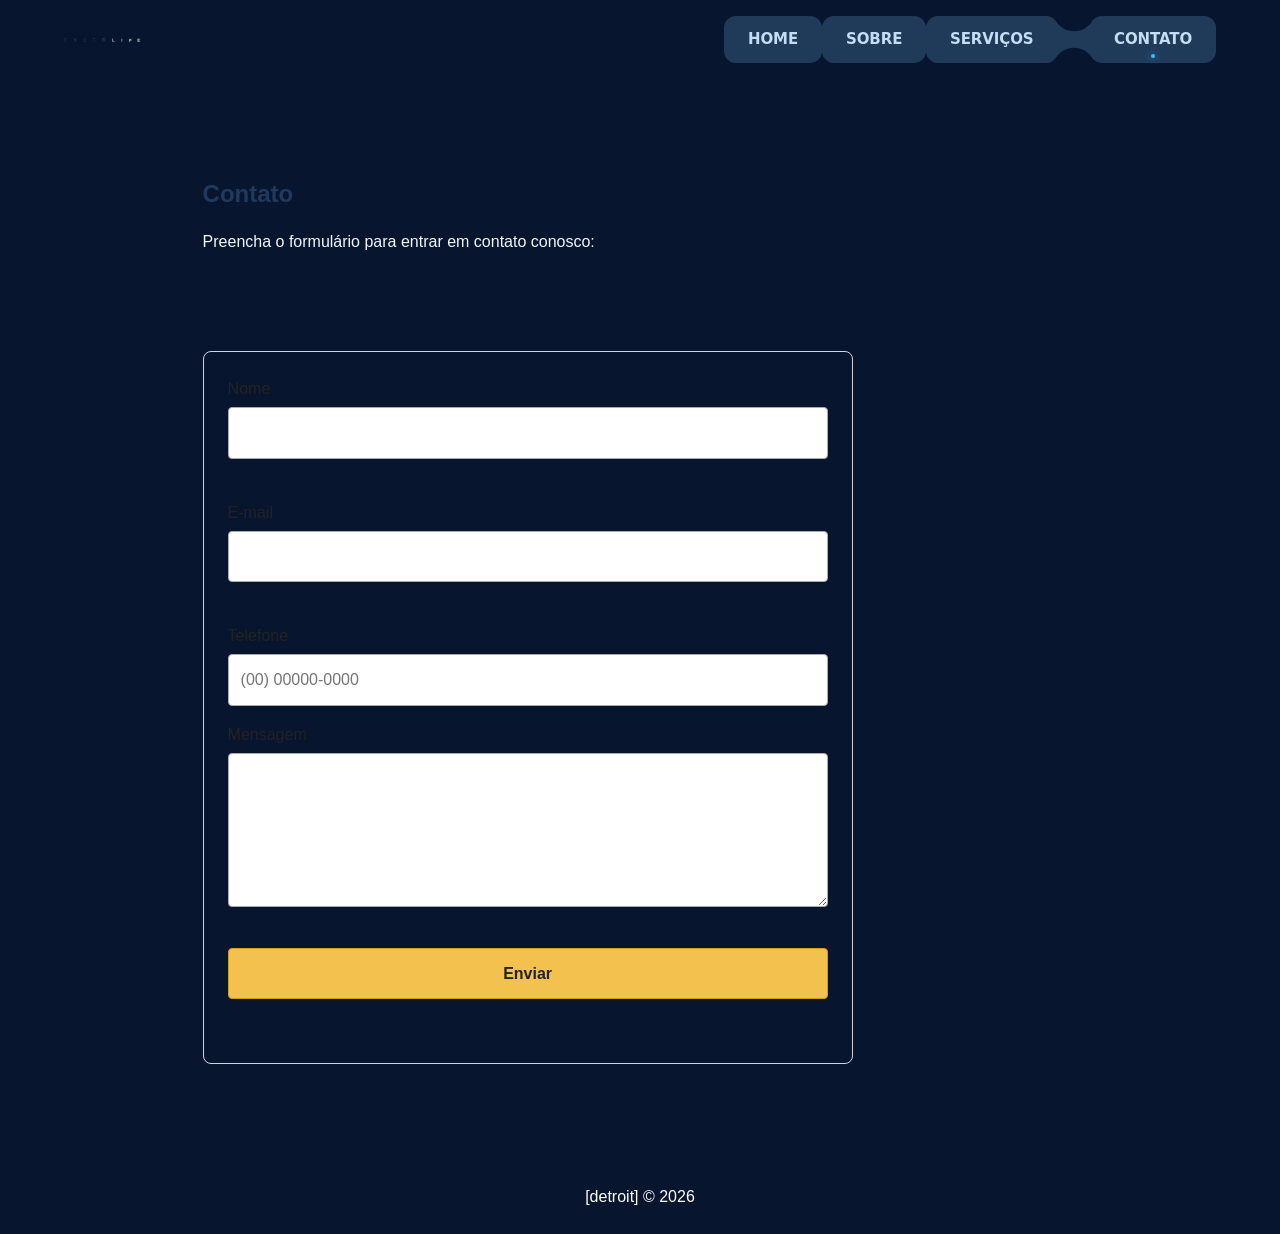
<file: nome-do-grupo-tema/contato.html>
<!doctype html>
<html lang="pt-BR">
<head>
    <meta charset="UTF-8">
    <meta name="viewport" content="width=device-width, initial-scale=1.0">
    <title>Contato</title>
    <link rel="stylesheet" href="css/style.css">
    <link rel="stylesheet" href="css/gooey-navbar.css">
    <script src="js/gooey-navbar.js" defer></script>
</head>
<body>
    <header class="site-header">
        <a class="logo" href="index.html">
            <img src="img/CyberLife_Fonte.png" alt="CyberLife">
        </a>
        <nav class="main-nav gooey-nav" aria-label="Navegação principal">
            <ul>
                <li><a href="index.html">Home</a></li>
                <li><a href="sobre.html">Sobre</a></li>
                <li><a href="servicos.html">Serviços</a></li>
                <li><a class="active" href="contato.html">Contato</a></li>
            </ul>
        </nav>
    </header>

    <main class="page-content">
        <section class="section">
            <h1>Contato</h1>
            <p class="contato_p">Preencha o formulário para entrar em contato conosco:</p>
        </section>
        <section class="form-section">
            <form id="contact-form" novalidate>
                <div class="form-group">
                    <label for="name">Nome</label>
                    <input id="name" name="name" type="text" required>
                    <small class="error-message" id="name-error"></small>
                </div>
                <div class="form-group">
                    <label for="email">E-mail</label>
                    <input id="email" name="email" type="email" required>
                    <small class="error-message" id="email-error"></small>
                </div>
                <div class="form-group">
                    <label for="phone">Telefone</label>
                    <input id="phone" name="phone" type="tel" placeholder="(00) 00000-0000">
                </div>
                <div class="form-group">
                    <label for="message">Mensagem</label>
                    <textarea id="message" name="message" rows="5" required></textarea>
                    <small class="error-message" id="message-error"></small>
                </div>
                <button class="button" type="submit">Enviar</button>
                <p id="form-feedback" class="form-feedback" role="status"></p>
            </form>
        </section>
    </main>

    <footer class="site-footer">
        <p>[detroit] &copy; 2026</p>
    </footer>
    <script src="js/script.js"></script>
    <script>
    (()=>{const q=new URLSearchParams(location.search),plan=q.get('plano'),value=Number(q.get('valor'));if(['mensal','anual'].includes(plan)&&Number.isFinite(value)&&value>0){document.getElementById('message').value=`Gostaria de solicitar informações sobre a contratação de um androide no plano ${plan}, com orçamento de ${value.toLocaleString('pt-BR',{style:'currency',currency:'BRL'})}.`;}})();
    </script>
</body>
</html>
</file>
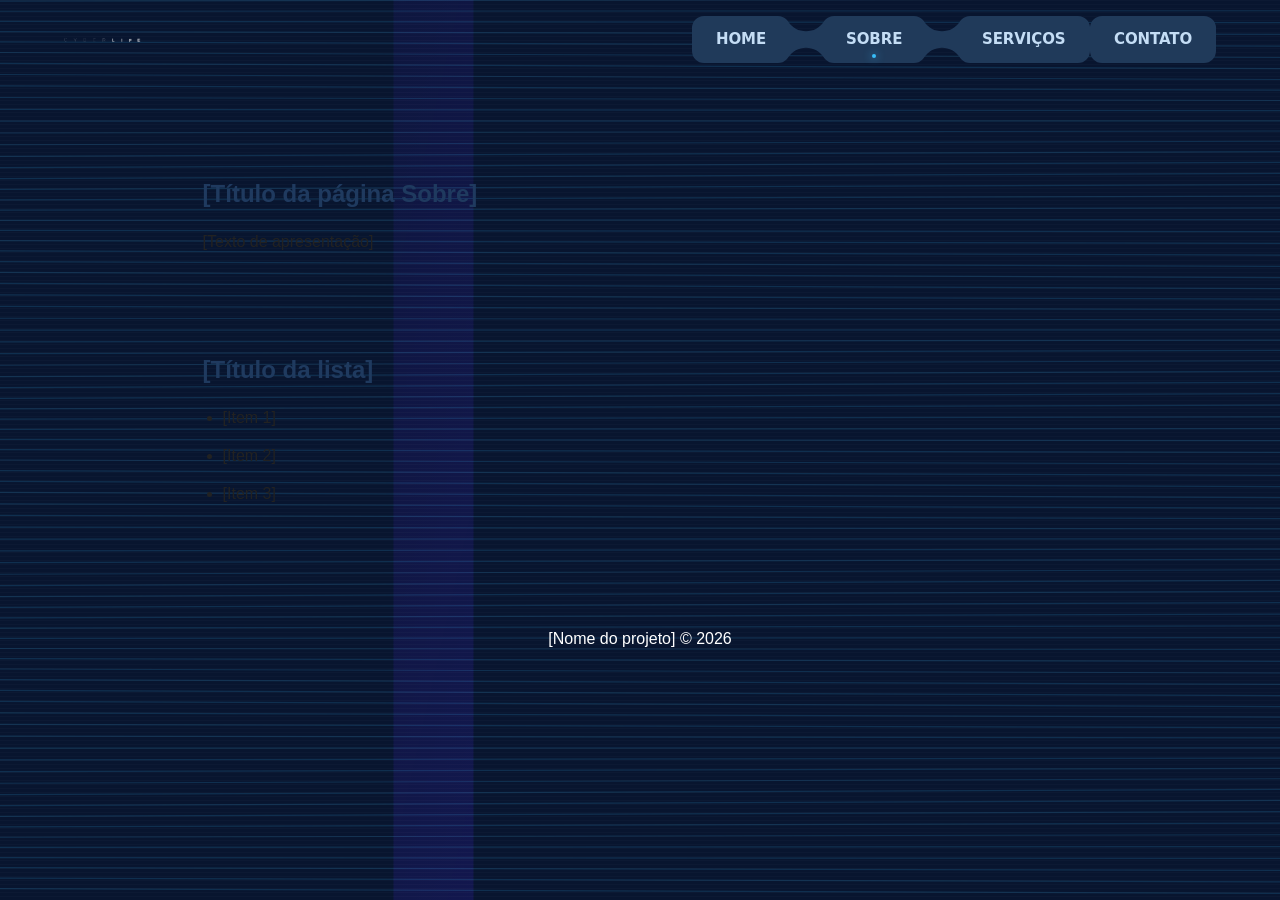
<file: nome-do-grupo-tema/sobre.html>
<!doctype html>
<html lang="pt-BR">
<head>
    <meta charset="UTF-8">
    <meta name="viewport" content="width=device-width, initial-scale=1.0">
    <title>Sobre | [Nome do Projeto]</title>
    <link rel="stylesheet" href="css/style.css">
    <link rel="stylesheet" href="css/gooey-navbar.css">
    <script src="js/gooey-navbar.js" defer></script>
</head>
<body>
    <div id="scanner-about" class="scanner-container" aria-hidden="true"></div>
    <header class="site-header">
        <a class="logo" href="index.html">
            <img src="img/CyberLife_Fonte.png" alt="CyberLife">
        </a>
        <nav class="main-nav gooey-nav" aria-label="Navegação principal">
            <ul>
                <li><a href="index.html">Home</a></li>
                <li><a class="active" href="sobre.html">Sobre</a></li>
                <li><a href="servicos.html">Serviços</a></li>
                <li><a href="contato.html">Contato</a></li>
            </ul>
        </nav>
    </header>

    <main class="page-content">
        <section class="section">
            <h1>[Título da página Sobre]</h1>
            <p>[Texto de apresentação]</p>
        </section>
        <section class="section">
            <h2>[Título da lista]</h2>
            <ul class="content-list">
                <li>[Item 1]</li>
                <li>[Item 2]</li>
                <li>[Item 3]</li>
            </ul>
        </section>
    </main>

    <footer class="site-footer">
        <p>[Nome do projeto] &copy; 2026</p>
    </footer>
    <script src="js/scanner.js"></script>
    <script>
        new Scanner('#scanner-about', {
            color1: '#5227FF',
            color2: '#38BDF8',
            color3: '#FFFFFF',
            speed: 0.5,
            sweepSpeed: 0.25,
            sweepWidth: 1.6,
            trail: 0.5,
            reverse: false,
            scale: 1.5,
            frequency: 2,
            ripple: 0.22,
            bandDensity: 11,
            lineWidth: 1.2,
            glow: 0.6,
            scanDirection: 'vertical',
            colorSpread: 0.7,
            brightness: 1,
            vignette: 0.3,
            scanline: true,
            scanlineIntensity: 0.5,
            grain: true,
            grainIntensity: 0.04,
            opacity: 1,
            mouseInteraction: true,
            mouseRadius: 0.5,
            mouseStrength: 0.7,
            mouseMode: 'repel',
            clickEffect: 'ping',
            intro: true,
            lightMode: false
        });
    </script>
</body>
</html>
</file>
<file: cyberlife-enterprise/css/style.css>
/*
==============================================================================
TRABALHO FINAL - WEB DESIGN
Tema do Projeto: [Nome do Tema]
Data de Entrega: 03/12/2026
Integrantes: 1. Alice
2. Airk
3. Daniel
==============================================================================
*/

/*
==========================================================================
SEÇÃO 1: RESET CSS
==========================================================================
*/

* { box-sizing: border-box; margin: 0; padding: 0; }
html {
    scroll-behavior: smooth;
    scroll-padding-top: 20px;
}

body { background: #08152f; color: #222; font-family: Arial, sans-serif; line-height: 1.6; }
img { display: block; max-width: 100%; }
a { color: inherit; text-decoration: none; }
ul { list-style: none; }

.magic-rings {
    position: fixed;
    inset: 0;
    width: 100%;
    height: 100%;
    overflow: hidden;
    z-index: 0;
}

.magic-rings__canvas {
    position: absolute;
    inset: 0;
    display: block;
    width: 100%;
    height: 100%;
    pointer-events: none;
}

.letter-glitch {
    position: fixed;
    inset: 0;
    width: 100%;
    height: 100%;
    overflow: hidden;
    z-index: 0;
}

.letter-glitch-canvas {
    position: absolute;
    inset: 0;
    display: block;
    width: 100%;
    height: 100%;
    pointer-events: none;
}

.scanner-container {
    position: fixed;
    inset: 0;
    width: 100%;
    height: 100%;
    overflow: hidden;
    z-index: 0;
}

.scanner-canvas {
    position: absolute;
    inset: 0;
    display: block;
    width: 100%;
    height: 100%;
    pointer-events: none;
}

.site-header,
main,
.site-footer {
    position: relative;
    z-index: 1;
}

/*
==========================================================================
SEÇÃO 2: ESTRUTURA E NAVEGAÇÃO
==========================================================================
*/

.site-header { align-items: center; color: #fff; display: flex; justify-content: space-between; padding: 1rem 5%; }
.logo img { max-height: 48px; }
.main-nav ul { display: flex; gap: 1rem; }
.main-nav a { border-bottom: 2px solid transparent; padding: .5rem; }
.main-nav a:hover, .main-nav a.active { border-bottom-color: #f2c14e; color: #f2c14e; }
.page-content, .section, .gallery-section, .form-section { margin: 0 auto; max-width: 1100px; padding: 3rem 5%; }
.hero { padding: 3rem 5%; text-align: center; }
.hero .banner {
    filter: brightness(0) invert(1);
    margin: 0 auto 2rem;
    max-height: 400px;
    object-fit: contain;
    width: 100%;
}
.aside { margin: 0 auto 2rem; max-width: 1100px; padding: 1.5rem 5%; }
.site-footer {color: #fff; padding: 1.5rem 5%; text-align: center; }

/*
==========================================================================
SEÇÃO 3: CONTEÚDO
==========================================================================
*/

h1, h2, h3 { color: #1f3a5f; margin-bottom: 1rem; }
.content-list { display: grid; gap: .75rem; margin-left: 1.25rem; }
.content-list li { list-style: disc; }
.button { background: #f2c14e; border: 1px solid #d49d16; border-radius: .25rem; color: #222; cursor: pointer; display: inline-block; font: inherit; font-weight: bold; padding: .75rem 1.25rem; }
.button:hover { background: #d49d16; }

.gallery { display: grid; gap: 1.5rem; grid-template-columns: repeat(3, 1fr); }
.gallery-item { border: 0; min-width: 0; padding: 0; }
.gallery-item > img { height: 180px; object-fit: cover; width: 100%; }

/*
==========================================================================
SEÇÃO: CARDS DE PERFIL / PRODUTOS
==========================================================================
*/

.profile-card {
    --pc-radius: 16px;
    --pc-pointer-x: 500%;
    --pc-pointer-y: 50%;
    --pc-active: 0;
    --pc-rotate-x: 0deg;
    --pc-rotate-y: 0deg;
    width: 100%;
    max-width: 360px;
    margin: 0 auto;
    perspective: 900px;
}

.profile-card__body {
    border-radius: var(--pc-radius);
    position: relative;
    transform: rotateX(var(--pc-rotate-x)) rotateY(var(--pc-rotate-y));
    transform-style: preserve-3d;
    transition: transform 120ms ease;
}

.profile-card__tile {
    aspect-ratio: 3 / 4;
    border: 1px solid rgba(145, 196, 255, 0.28);
    border-radius: var(--pc-radius);
    overflow: hidden;
    position: relative;
    background: linear-gradient(180deg, #dfeeff 0%, #607ea4 100%);
    box-shadow: 0 24px 60px rgba(0, 0, 0, 0.5), 0 0 28px rgba(56, 189, 248, 0.12);
}

.profile-card__photo {
    height: 100%;
    width: 100%;
    object-fit: cover;
    object-position: var(--pc-photo-position, center 25%);
    scale: var(--pc-photo-scale, 1);
    transform-origin: center 25%;
}

.profile-card__scrim,
.profile-card__sheen,
.profile-card__holo,
.profile-card__glare,
.profile-card__shade,
.profile-card__rim,
.profile-card__tile-rim {
    position: absolute;
    inset: 0;
    pointer-events: none;
}

.profile-card__scrim {
    background:
        linear-gradient(180deg, rgba(198, 229, 255, 0.12) 0%, transparent 48%),
        linear-gradient(180deg, transparent 42%, rgba(5, 20, 43, 0.94));
}

.profile-card__sheen {
    background: radial-gradient(circle at var(--pc-pointer-x) var(--pc-pointer-y),
        rgba(255, 255, 255, 0.42),
        transparent 42%);
    opacity: calc(0.15 + var(--pc-active) * 0.55);
    mix-blend-mode: screen;
}

.profile-card__holo {
    background:
        radial-gradient(circle at var(--pc-pointer-x) var(--pc-pointer-y),
            rgba(56, 189, 248, 0.42),
            transparent 28%);
    opacity: var(--pc-active);
    mix-blend-mode: color-dodge;
}

.profile-card__info {
    position: absolute;
    left: 18px;
    right: 18px;
    bottom: 18px;
    z-index: 2;
}

.profile-card__name,
.profile-card__title {
    color: #fff;
    margin: 0;
}

.profile-card__name {
    color: #fff;
    font-size: 1.55rem;
    letter-spacing: .08em;
    text-transform: uppercase;
}

.profile-card__title {
    font-size: .78rem;
    letter-spacing: .04em;
    opacity: .82;
}

.profile-card__footer {
    align-items: center;
    background: #17171f;
    border-radius: 0 0 var(--pc-radius) var(--pc-radius);
    color: #f4f4f7;
    display: grid;
    gap: 10px;
    grid-template-columns: 1fr auto;
    margin: -1px 8px 0;
    padding: 10px 12px;
    position: relative;
}

.profile-card__status {
    color: #38bdf8;
    font-size: 1rem;
    font-weight: 800;
}

.profile-card__avatar {
    height: 45px;
    overflow: hidden;
    width: 45px;
    display: none;
}

.profile-card__avatar img {
    border-radius: 50%;
    height: 100%;
    object-fit: cover;
    width: 100%;
}

.profile-card__handle {
    font-size: .78rem;
}

.profile-card__contact {
    align-items: center;
    background: #23232d;
    border: 1px solid rgba(255, 255, 255, 0.12);
    border-radius: 999px;
    color: #fff;
    cursor: pointer;
    display: flex;
    gap: 5px;
    padding: 9px 12px;
    transition: background 180ms ease, transform 180ms ease;
}

.profile-card__contact:hover {
    background: #38bdf8;
    color: #08152f;
    transform: translateY(-2px);
}

/*
==========================================================================
SEÇÃO 4: FORMULÁRIO
==========================================================================
*/

form { border: 1px solid #d5d5d5; border-radius: .5rem; display: grid; gap: 1rem; max-width: 650px; padding: 1.5rem; }
.form-group { display: grid; gap: .35rem; }
input, textarea { border: 1px solid #aaa; border-radius: .25rem; font: inherit; padding: .75rem; width: 100%; }
input:focus, textarea:focus { border-color: #1f3a5f; outline: 2px solid #dce8f5; }
.error-message { color: #b42318; min-height: 1.2rem; }
.form-feedback { color: #16794c; font-weight: bold; min-height: 1.5rem; }

@font-face {
    font-family: "Geist Mono";
    src: url("../fonts/GeistMono-Variable.woff2") format("woff2");
    font-style: normal;
    font-weight: 100 900;
}

.contact-page { background: #120f17; color: #fff; }
.gradient-ascii {
    position: fixed;
    inset: 0;
    z-index: 0;
    pointer-events: none;
}
.gradient-ascii canvas { display: block; width: 100%; height: 100%; }
.contact-page h1 { color: #fff; }
.contact-page h1,
.contact-page .contato_p,
.contact-page .site-footer { text-shadow: 0 1px 3px #120f17, 0 0 5px #120f17; }

.contact-page .page-content {
    max-width: 820px;
    padding: clamp(2.5rem, 7vw, 5rem) 5% 3rem;
}

.contact-page .section,
.contact-page .form-section { padding: 0; }
.contact-page .section { margin-bottom: 1.5rem; }
.contact-page h1 {
    font-size: clamp(2.25rem, 5vw, 3.5rem);
    line-height: 1.1;
    margin-bottom: .5rem;
}

.contact-form {
    color-scheme: dark;
    max-width: none;
    grid-template-columns: repeat(2, minmax(0, 1fr));
    align-items: start;
    gap: 1.25rem;
    padding: clamp(1.25rem, 4vw, 2.25rem);
    background: linear-gradient(155deg, rgba(16, 38, 65, .96), rgba(8, 16, 34, .97) 75%);
    border: 1px solid #52789b;
    border-radius: 1.25rem;
    box-shadow: 0 18px 52px rgba(3, 9, 25, .45), inset 0 1px rgba(165, 216, 255, .2);
}

.contact-form__wide { grid-column: 1 / -1; }
.contact-form label { color: #e0efff; font-size: .875rem; font-weight: 700; }
.contact-form label span { color: #a5bdd5; font-weight: 400; }

.contact-form :is(input, textarea) {
    background: #0b172b;
    border: 1px solid #567494;
    border-radius: .65rem;
    color: #f6f8ff;
    padding: .7rem .85rem;
}

.contact-form textarea { min-height: 8rem; resize: vertical; }
.contact-form input::placeholder { color: #9cb1c8; opacity: 1; }
.contact-form .form-group:has(.error-message:not(:empty)) :is(input, textarea) { border-color: #ffb4ad; }
.contact-form :is(input, textarea):focus {
    border-color: #7dd3fc;
    outline: 2px solid #7dd3fc;
    outline-offset: 2px;
}

.contact-form .error-message { color: #ffb4ad; min-height: 0; }
.contact-form .error-message:empty { display: none; }

.contact-form__actions {
    display: flex;
    align-items: center;
    flex-wrap: wrap;
    gap: .75rem 1rem;
    padding-top: .25rem;
}

.contact-form .button {
    background: #7dd3fc;
    border: 1px solid transparent;
    border-radius: .65rem;
    color: #08152f;
}
.contact-form .button:hover { background: #bae6fd; }
.contact-form .button:focus-visible { outline: 2px solid #7dd3fc; outline-offset: 3px; }
.contact-form .form-feedback { color: #d2e7ff; min-height: 0; font-size: .875rem; }

/*
==========================================================================
SEÇÃO 5: RESPONSIVIDADE
==========================================================================
*/

@media (max-width: 700px) {
    .site-header { align-items: flex-start; flex-direction: column; gap: 1rem; }
    .main-nav ul { flex-wrap: wrap; }
    .gallery { grid-template-columns: 1fr; }
}

@media (max-width: 560px) {
    .contact-form { grid-template-columns: minmax(0, 1fr); }
    .contact-form .button { width: 100%; }
}

@media (prefers-reduced-motion: reduce) {
    html { scroll-behavior: auto; }
}

/* Landing page: scoped so the other pages retain their original layout. */
.landing-page { overflow-x: clip; }
.landing-intro { position: relative; isolation: isolate; min-height: 100vh; min-height: 100svh; }
.landing-intro .magic-rings { position: absolute; }
.landing-hero-content { position: relative; z-index: 1; }
.landing-details { position: relative; isolation: isolate; min-height: 115vh; display: grid; align-items: center; overflow: hidden; background: #08152f; color: #e0efff; }
.landing-details h2, .landing-details h3 { color: #e0efff; }
.topography-backdrop { position: absolute; inset: 0; z-index: -1; pointer-events: none; background: radial-gradient(ellipse at 50% 65%, #10294b, #08152f 75%); }
.topography-backdrop canvas { position: absolute; width: 100%; height: 100%; inset: 0; display: block; opacity: var(--topography-opacity, 1); }
.landing-details::before { content: ''; position: absolute; inset: 0 0 auto; height: 24vh; background: linear-gradient(#08152f, transparent); pointer-events: none; z-index: 0; }
.landing-reveal { position: relative; opacity: var(--reveal-opacity, 1); transform: translateY(var(--reveal-offset, 0px)); }
.landing-page .site-footer { background: #08152f; }
@media (prefers-reduced-motion: reduce) { .landing-reveal { opacity: 1; transform: none; } .topography-backdrop canvas { opacity: 1; } }

/* Shared brand mark: use the existing transparent asset. */
.site-header .logo img { width: clamp(100px, 12vw, 180px); height: auto; object-fit: contain; filter: brightness(0) invert(1); }
.contact-page .site-header .logo img { filter: brightness(0) invert(1) drop-shadow(0 1px 2px #120f17); }


.contato_p {
    color: aliceblue;
}

#h1cybe {
    color: aliceblue;
}
#h2cybe {
    color: aliceblue;
}

#p1 {
    color: aliceblue;
}

#p2 {
    color: aliceblue;
}
</file>
<file: cyberlife-enterprise/css/bento.css>
/* Landing-only Bento Grid, inspired by Magic UI's animated card demo. */
.landing-bento{position:relative;isolation:isolate;padding:clamp(80px,12vh,150px) 5%;color:#eaf4ff;background:linear-gradient(180deg,#08152f 0%,#060e20 28%,#060e20 72%,#08152f 100%);overflow:hidden}
.landing-bento::before{content:"";position:absolute;inset:0;z-index:-1;background:radial-gradient(ellipse at 50% 45%,rgba(30,63,216,.14),transparent 66%);pointer-events:none}
.bento-shell{max-width:1100px;margin:auto}.bento-heading{margin-bottom:32px}.bento-eyebrow{font-size:.72rem;letter-spacing:.24em;color:#7dd3fc}.bento-heading h2{font-size:clamp(2rem,5vw,3.4rem);line-height:1.1;letter-spacing:-.045em;color:#f4f8ff;margin:.65rem 0}.bento-heading p{color:#a9bbd2;max-width:650px}
.bento-grid{display:grid;grid-template-columns:repeat(3,minmax(0,1fr));gap:16px}.bento-card{position:relative;isolation:isolate;display:flex;flex-direction:column;justify-content:flex-end;min-height:300px;overflow:hidden;border-radius:14px;border:1px solid rgba(155,190,237,.15);background:linear-gradient(145deg,#101d35,#0a1326);box-shadow:0 10px 35px #0003,inset 0 1px 0 #ffffff08;transition:border-color .3s,box-shadow .3s;outline-offset:5px}.bento-card:hover,.bento-card:focus-visible{border-color:#68bdf080;box-shadow:0 12px 42px #0005,0 0 24px #38bdf812}.bento-about{grid-column:span 1}.bento-services{grid-column:span 2}.bento-contact{grid-column:span 3;min-height:300px}
.bento-art{position:absolute;inset:0;z-index:-1;overflow:hidden;pointer-events:none;mask-image:linear-gradient(to bottom,#000 5%,#000 28%,transparent 78%);transition:transform .3s ease-out}.bento-copy{padding:24px;transition:transform .3s ease-out;position:relative}.bento-copy svg{width:38px;height:38px;color:#a8c5e5;display:block;margin-bottom:10px;transition:transform .3s ease-out;transform-origin:left bottom}.bento-copy h3{color:#f2f7ff;margin:0 0 4px;font-size:1.2rem;font-weight:600}.bento-copy p{color:#a9bbd2;font-size:.9rem;line-height:1.5;max-width:390px}.bento-cta{position:absolute;bottom:20px;left:24px;font-size:.84rem;font-weight:600;color:#bdeaff;opacity:0;transform:translateY(12px);transition:opacity .3s,transform .3s;display:flex;gap:10px;align-items:center}.bento-card:hover .bento-copy,.bento-card:focus-visible .bento-copy{transform:translateY(-30px)}.bento-card:hover .bento-copy svg,.bento-card:focus-visible .bento-copy svg{transform:scale(.8)}.bento-card:hover .bento-cta,.bento-card:focus-visible .bento-cta{opacity:1;transform:translateY(0)}
.bento-marquee{padding-top:38px}.bento-track{display:flex;width:max-content;animation:bento-marquee 20s linear infinite}.bento-files{display:flex;gap:12px;padding-right:12px}.bento-file{width:144px;height:126px;padding:14px;border-radius:12px;border:1px solid #8eafd52b;background:#15243c;color:#cbdcf0;filter:blur(.6px);transition:filter .3s;display:flex;flex-direction:column;gap:6px}.bento-file span{font-size:.54rem;letter-spacing:.1em;color:#7dd3fc}.bento-file strong{font-size:.85rem}.bento-file small{font-size:.69rem;color:#9db1cd}.bento-about:hover .bento-track{animation-play-state:paused}.bento-about:hover .bento-file{filter:none}@keyframes bento-marquee{to{transform:translateX(-50%)}}
.bento-notifications{display:flex;flex-direction:column;gap:10px;padding:22px 10%;transform:scale(.85);transform-origin:top center}.bento-services:hover .bento-notifications,.bento-services:focus-visible .bento-notifications{transform:scale(.98)}.bento-notification{display:flex;align-items:center;gap:13px;padding:11px 14px;border:1px solid #96b9e526;background:#14243d;border-radius:12px;box-shadow:0 6px 18px #0003;animation:bento-notice 7.5s ease-in-out infinite}.bento-notification:nth-child(2){animation-delay:1s}.bento-notification:nth-child(3){animation-delay:2s}.bento-model{display:grid;place-items:center;width:36px;height:36px;flex:none;border-radius:10px;color:#bae6fd;background:#183d5b;font-size:.75rem;font-weight:bold}.bento-notification strong,.bento-notification small{display:block}.bento-notification strong{font-size:.82rem;color:#e5efff}.bento-notification small{font-size:.7rem;color:#9eb4d0}.bento-notification i{margin-left:auto;width:7px;height:7px;border-radius:50%;background:#38bdf8;box-shadow:0 0 9px #38bdf8}@keyframes bento-notice{0%,85%,100%{transform:translateY(0);opacity:.83}12%,28%{transform:translateY(-4px);opacity:1;box-shadow:0 0 18px #38bdf81c}}
.bento-network{inset:0 0 auto auto;width:100%;height:240px;transform:scale(.95);transform-origin:top right}.bento-network svg{width:100%;height:100%;display:block}.bento-contact:hover .bento-network,.bento-contact:focus-visible .bento-network{transform:scale(1.05)}.bento-wires path,.bento-beams path{fill:none;stroke:#3c587b;stroke-width:1.5}.bento-beams path{stroke:url(#bento-beam);stroke-width:3;stroke-dasharray:48 180;animation:bento-beam 3.5s linear infinite}.bento-beams path:nth-child(2){animation-delay:-1.2s}.bento-beams path:nth-child(3){animation-delay:-2.2s}.bento-beams path:nth-child(4){animation-delay:-.5s}@keyframes bento-beam{to{stroke-dashoffset:-456}}.bento-nodes{fill:#14243d;stroke:#6288b4;stroke-width:1}.bento-node-labels{fill:#bddbf7;font-size:10px;text-anchor:middle;letter-spacing:1px}
.bento-ready .bento-reveal{opacity:0;translate:0 30px;transition:opacity .8s ease,translate .8s cubic-bezier(.2,.65,.2,1),border-color .3s,box-shadow .3s}.bento-ready .bento-reveal.is-visible{opacity:1;translate:0 0}.bento-ready .bento-services{transition-delay:.09s}.bento-ready .bento-contact{transition-delay:.16s}.bento-paused .bento-art *{animation-play-state:paused!important}
@media(max-width:760px){.bento-grid{grid-template-columns:1fr}.bento-about,.bento-services,.bento-contact{grid-column:1}.bento-card{min-height:285px}.bento-network{height:200px}.bento-notifications{padding-inline:8%}}@media(hover:none){.bento-copy{transform:translateY(-28px)}.bento-cta{opacity:1;transform:none}}@media(prefers-reduced-motion:reduce){.bento-ready .bento-reveal{opacity:1;translate:none;transition:none}.bento-art *{animation:none!important}.bento-card *{transition:none!important}}

/* Seamless fade from Magic Rings into the Bento section. */
.landing-page .landing-intro::after {
    content: "";
    position: absolute;
    inset: auto 0 0;
    height: clamp(110px, 24vh, 300px);
    z-index: 0;
    pointer-events: none;
    background: linear-gradient(to bottom, rgba(8,21,47,0) 0%, rgba(8,21,47,.2) 25%, rgba(8,21,47,.65) 58%, #08152f 100%);
}
.landing-page .landing-bento::before {
    mask-image: linear-gradient(to bottom, transparent, black 24%, black 76%, transparent);
}
</file>
<file: cyberlife-enterprise/css/text-pressure.css>
@import url('https://fonts.googleapis.com/css2?family=Roboto+Flex:opsz,wdth,wght@8..144,25..151,100..1000&display=swap');
.text-pressure-container { position: relative; width: 65%; max-width: 760px; margin: 0 auto; }
.landing-page .text-pressure-title { font-family: 'Roboto Flex', Roboto, Arial, sans-serif; font-size: 8vw; font-weight: 100; line-height: 1; text-transform: uppercase; margin: 0; text-align: center; user-select: none; white-space: nowrap; width: 100%; color: white; display: flex; justify-content: space-between; transform-origin: center top; }
.text-pressure-title span { display: inline-block; font-variation-settings: 'wght' 100, 'wdth' 25, 'ital' 0; }
/* Anchor the animated title itself at the resting center of Magic Rings. */
.landing-page .landing-hero-content { position:absolute; inset:0; display:flex; align-items:center; justify-content:center; pointer-events:none; }
.landing-page .site-header { z-index:3; }
.landing-page .hero { position:relative; width:100%; min-width:0; box-sizing:border-box; flex:0 0 100%; padding:0 5%; pointer-events:none; }
.landing-page .text-pressure-container { pointer-events:auto; }
.hero-copy { position:absolute; top:calc(100% + clamp(16px, 3vh, 32px)); left:50%; transform:translateX(-50%); width:min(90%, 760px); text-align:center; }
.landing-page .hero-tagline { color:#e1efff; font-family:Inter,system-ui,sans-serif; font-size:clamp(1rem, 2vw, 1.55rem); font-weight:400; letter-spacing:.035em; line-height:1.5; margin:0; text-shadow:0 0 24px rgba(56,189,248,.24); }
.landing-page .hero-subtitle { color:#8eb4d6; font-family:Inter,system-ui,sans-serif; font-size:clamp(.65rem, 1vw, .8rem); font-weight:500; letter-spacing:.2em; text-transform:uppercase; margin-top:1rem; }
@media(max-height:480px){ .hero-copy {top:calc(100% + 10px);} .landing-page .hero-subtitle{margin-top:.35rem;} }


@media (max-width: 600px) { .text-pressure-container { width: 88%; } }
</file>
<file: cyberlife-enterprise/css/gooey-navbar.css>
/* useLayouts Gooey Navbar: original default styling, adapted to the existing header. */
.site-header .main-nav.gooey-nav {position:relative; flex:none; margin:0; padding:0; user-select:none; --gooey-fill:#203a5a; --gooey-px:24px; --gooey-font:15px; --gooey-height:47px;}
.gooey-nav .gooey-contour {position:absolute; inset:0; width:100%; height:100%; overflow:visible; pointer-events:none; z-index:0;}
.site-header .gooey-nav ul {position:relative; display:flex; gap:0; align-items:center; width:max-content; z-index:1; margin:0; padding:0;}
.site-header .gooey-nav li {flex:none; margin:0; padding:0;}
.site-header .gooey-nav a,.site-header .gooey-nav a.active,.site-header .gooey-nav a:hover {display:flex; align-items:center; justify-content:center; position:relative; height:var(--gooey-height); padding:0 var(--gooey-px); font:600 var(--gooey-font)/1 Inter,"Inter Placeholder",system-ui,sans-serif; letter-spacing:-.1px; text-transform:uppercase; white-space:nowrap; text-align:center; color:#c4ddf5; background:var(--gooey-fill); border:0; border-radius:12px; text-decoration:none; will-change:transform;}
.site-header .gooey-nav.is-ready a {background:transparent;}
.site-header .gooey-nav a.is-hovered,.site-header .gooey-nav a:hover {color:#fff;}
.site-header .gooey-nav a[aria-current="page"]::after {content:""; position:absolute; left:50%; bottom:5px; margin-left:-2px; width:4px; height:4px; border-radius:50%; background:#38bdf8; box-shadow:0 0 8px #38bdf8;}
.site-header .gooey-nav a:focus-visible {outline:2px solid #7dd3fc; outline-offset:-4px;}
@media(max-width:760px){.site-header .main-nav.gooey-nav{--gooey-px:12px;--gooey-font:13px;--gooey-height:45px;}}
@media(max-width:420px){.site-header .main-nav.gooey-nav{--gooey-px:7px;--gooey-font:11px;--gooey-height:43px;}}

.gooey-nav .gooey-contour path { fill: var(--gooey-fill); }
</file>
<file: cyberlife-enterprise/css/contract.css>
.contract-section{width:min(900px,92%);margin:0 auto;padding:64px 0;text-align:center;font-family:Inter,Arial,sans-serif;color:#e5efff}.contract-kicker{font-size:11px;letter-spacing:.25em;color:#7dd3fc}.contract-section>h2{font-size:clamp(24px,4vw,38px);font-weight:500;letter-spacing:-.035em;margin:14px 0 36px}.rolling{max-width:800px;margin:auto;outline-offset:8px;user-select:none}.roll-device{display:flex;width:176px;height:44px;padding:4px;margin:0 auto 24px;border-radius:999px;background:#0b1425;position:relative;isolation:isolate}.roll-device:before{content:'';position:absolute;inset:4px auto 4px 4px;width:calc(50% - 6px);background:#eaf5ff;border-radius:999px;transition:transform .35s cubic-bezier(.2,1.2,.4,1);z-index:-1}.rolling.mobile .roll-device:before{transform:translateX(calc(100% + 4px))}.roll-device button{width:50%;background:none;border:0;color:#aabbd0;font:600 12px Inter,Arial;cursor:pointer}.roll-device button[aria-pressed=true]{color:#101c30}.rolling-stage{position:relative;height:545px;isolation:isolate;touch-action:pan-y;width:100%;max-width:800px;margin:auto;transition:max-width .3s}.roll-card{position:absolute;bottom:0;left:0;right:0;margin:auto;text-align:left;background:#15253d;border:1px solid #304660;border-radius:16px;box-shadow:0 12px 40px #0003,0 2px 6px #0002;transform-origin:bottom center;overflow:hidden;touch-action:pan-y;will-change:width,transform;cursor:pointer}.roll-card.front{cursor:grab}.roll-card.front:active{cursor:grabbing}.roll-meta{height:56px;padding:0 24px;display:flex;align-items:center;justify-content:space-between;background:#1b304b;border-bottom:1px solid #304660;font-size:14px;font-weight:600;color:#e5efff}.roll-meta span:last-child{font:500 12px monospace;color:#9bafc9}.roll-meta b{color:#70cfff;margin-right:12px}.roll-card:not(.front):hover .roll-meta{background:#274564}.roll-body{display:flex;align-items:flex-start;gap:10px;padding-bottom:24px;height:304px}.roll-copy{flex:1;min-width:0;padding:32px;display:flex;flex-direction:column;gap:8px}.roll-card h3{font-size:24px;line-height:1.2;letter-spacing:-.025em;margin:0;color:#f3f8ff}.roll-card p{font-size:14px;line-height:1.55;color:#a9bfd8;margin:0}.roll-copy a{font-size:12px;font-weight:600;color:#e1efff;margin-top:16px;align-self:flex-start}.roll-art{flex:1;min-width:0;padding:0 24px 24px}.roll-art img{display:block;width:100%;height:256px;object-fit:cover;border-radius:12px;mask:radial-gradient(83% 69% at 19.8% 32.7%,#000 77.65%,transparent 100%);transition:transform .5s}.roll-card:hover img{transform:scale(1.035)}.rolling-controls{display:flex;align-items:center;gap:8px;margin:24px auto 0;max-width:768px;padding:0 8px}.rolling-dots{display:flex;align-items:center;gap:6px;margin-right:auto}.rolling-controls button{border:1px solid #375674;background:#14243b;color:#dcecff;border-radius:50%;width:32px;height:32px;cursor:pointer;font:inherit}.rolling-dots button{width:8px;height:6px;border:0;background:#526a85;padding:0;transition:width .3s}.rolling-dots button[aria-current=true]{width:28px;border-radius:8px;background:#c1eaff}.rolling.mobile .rolling-stage,.rolling.mobile .rolling-controls{max-width:320px}.rolling.mobile .roll-card{height:390px}.rolling.mobile .roll-meta{height:44px;padding:0 16px}.rolling.mobile .roll-body{display:flex;flex-direction:column;gap:0;height:auto}.rolling.mobile .roll-copy{padding:16px 16px 8px}.rolling.mobile .roll-card h3{font-size:18px}.rolling.mobile .roll-copy a{display:none}.rolling.mobile .roll-art{padding:0 16px 10px;width:100%;box-sizing:border-box}.rolling.mobile .roll-art img{height:160px}.contract-paywall{width:min(100%,380px);box-sizing:border-box;margin:auto;padding:32px 28px;border:1px solid #304965;border-radius:28px;background:#111e33;text-align:center;--accent:#6299f5;--track:#26364d;--dot:#56677e}.contract-paywall h3{font-size:21px;font-weight:700;letter-spacing:-.01em;line-height:1.28;margin:0;color:#f4f8ff}.pay-segments{position:relative;display:flex;padding:3px;background:#26354b;border-radius:999px;margin:22px auto 30px;width:max-content;isolation:isolate}.pay-pill{position:absolute;left:3px;top:3px;bottom:3px;width:calc(50% - 3px);background:#43546b;border-radius:999px;z-index:-1;transition:transform .35s cubic-bezier(.2,1.2,.4,1)}.pay-segments button{width:110px;border:0;background:none;color:#a7b8cb;padding:10px 0;cursor:pointer;font:600 15px Inter,Arial,sans-serif}.pay-segments button[aria-pressed=true]{color:#fff}.pay-amount{display:flex;justify-content:center;align-items:baseline;gap:2px;font-variant-numeric:tabular-nums;color:#edf7ff}.pay-currency,.pay-digits{font-size:clamp(30px,5vw,48px);font-weight:800;letter-spacing:-.02em;line-height:58px}.pay-digits{display:flex}.pay-digit{position:relative;display:block;height:58px}.pay-digit span{display:block;line-height:58px}.pay-period{font-weight:700;font-size:17px}.pay-slider{position:relative;height:56px;margin:8px 0 0;touch-action:none;cursor:pointer;user-select:none}.pay-track,.pay-fill{position:absolute;top:13px;left:0;height:30px;border-radius:999px}.pay-track{right:0;background:var(--track)}.pay-fill{background:var(--accent);width:30px}.pay-ticks{position:absolute;inset:0;pointer-events:none}.pay-ticks i{position:absolute;top:22.5px;width:11px;height:11px;border-radius:50%;background:var(--dot);transition:background .2s}.pay-ticks i.filled{background:var(--accent)}.pay-thumb{position:absolute;top:5px;left:0;width:46px;height:46px;border-radius:50%;background:#f0f3fa;box-shadow:0 5px 12px #0003;display:grid;place-items:center;pointer-events:none}.pay-thumb i{width:28px;height:28px;border-radius:50%;background:var(--accent)}.pay-slider.dragging .pay-thumb{box-shadow:0 9px 20px #0006}.pay-caption{min-height:22px;margin-top:12px;color:var(--accent);font-size:15px;font-weight:700;display:grid;place-items:center}.pay-cta{display:flex;justify-content:center;align-items:center;gap:8px;background:#e8f2ff;color:#101c30!important;font-weight:700;font-size:17px;border-radius:999px;height:56px;margin:22px 0 10px;transition:transform .2s,opacity .2s}.pay-cta:active{transform:scale(.96);opacity:.85}.contract-paywall small{font-size:10px;color:#91a7c0}.contract-section button:focus-visible,.contract-section a:focus-visible,.pay-slider:focus-visible{outline:2px solid #7dd3fc;outline-offset:4px}@media(max-width:600px){.contract-section{padding:42px 0}.roll-device{display:none}.contract-paywall{padding-inline:20px}}@media(prefers-reduced-motion:reduce){.contract-section *{transition:none!important}}
</file>
<file: cyberlife-enterprise/css/quiz.css>
/* Quiz embutido na home: usa a paleta do site (azul #08152f, ciano #38bdf8, dourado #f2c14e) */
.quiz-section { position: relative; isolation: isolate; overflow: hidden; background: #08152f;
  display: grid; place-items: center; min-height: 100vh; padding: 5rem 5%; }
.quiz-bg { position: absolute; inset: 0; z-index: -1; pointer-events: none;
  background: radial-gradient(ellipse at 50% 40%, #10294b, #08152f 75%); }
.quiz-section::before { content: ''; position: absolute; inset: 0 0 auto; height: 18vh; z-index: 0; pointer-events: none;
  background: linear-gradient(#08152f, transparent); }
.quiz { position: relative; z-index: 1; width: 100%; max-width: 680px; }
.q-card { --accent: #38bdf8; color: #e0efff; background: rgba(8, 21, 47, .72); backdrop-filter: blur(10px);
  border: 1px solid rgba(145, 196, 255, .28); border-radius: 18px; padding: clamp(1.5rem, 4vw, 2.5rem);
  box-shadow: 0 24px 60px rgba(0, 0, 0, .5), 0 0 28px rgba(56, 189, 248, .12); animation: q-in .45s ease both; }
@keyframes q-in { from { opacity: 0; transform: translateY(14px); } }
.q-card h1, .q-card h2, .q-card h3 { color: #e0efff; }
.q-card h1 { font-size: clamp(1.9rem, 5vw, 2.8rem); line-height: 1.15; margin-bottom: 1rem; }
.q-card h2 { font-size: clamp(1.3rem, 3.5vw, 1.7rem); line-height: 1.25; margin-bottom: 1.4rem; }
.q-kicker, .q-count { color: #38bdf8; font-size: .85rem; letter-spacing: .06em; margin-bottom: .6rem; }
.q-intro p { max-width: 56ch; margin-bottom: 1.6rem; }
.q-progress { height: 4px; background: rgba(145, 196, 255, .18); border-radius: 4px; overflow: hidden; margin-bottom: 1.2rem; }
.q-progress i { display: block; height: 100%; background: #38bdf8; box-shadow: 0 0 10px #38bdf8; transition: width .4s ease; }
.q-options { display: grid; gap: .75rem; }
.q-opt, .q-btn { font: inherit; cursor: pointer; text-align: left; color: #e0efff; }
.q-opt { background: rgba(255, 255, 255, .04); border: 1px solid rgba(145, 196, 255, .28); border-radius: 12px;
  padding: .9rem 1.1rem; transition: background .18s, border-color .18s, transform .18s; }
.q-opt:hover:not(:disabled), .q-opt:focus-visible { background: rgba(56, 189, 248, .14); border-color: #38bdf8; transform: translateX(4px); outline: none; }
.q-opt.chosen { background: #38bdf8; color: #08152f; border-color: #38bdf8; font-weight: bold; }
.q-btn { display: inline-block; text-align: center; background: #f2c14e; color: #08152f; font-weight: bold;
  border: 1px solid #d49d16; border-radius: 999px; padding: .8rem 1.6rem; transition: background .18s, transform .18s; }
.q-btn:hover, .q-btn:focus-visible { background: #ffd978; transform: translateY(-2px); outline: 2px solid #fff; outline-offset: 2px; }
.q-ghost { background: transparent; color: #e0efff; border-color: rgba(145, 196, 255, .5); }
.q-ghost:hover { background: rgba(56, 189, 248, .15); }
.q-result { text-align: center; border-color: var(--accent); box-shadow: 0 24px 60px rgba(0, 0, 0, .5), 0 0 48px color-mix(in srgb, var(--accent) 30%, transparent); }
.q-result .q-kicker { color: var(--accent); }
.q-model { font-family: 'Courier New', monospace; font-size: clamp(3.2rem, 14vw, 5.5rem); font-weight: bold; line-height: 1;
  color: transparent; -webkit-text-stroke: 2px var(--accent); letter-spacing: .04em; }
.q-name { margin: .2rem 0 0; font-size: clamp(2rem, 6vw, 2.6rem) !important; }
.q-role { color: var(--accent); font-weight: bold; margin-bottom: 1rem; }
.q-desc { max-width: 54ch; margin: 0 auto 1.2rem; }
.q-traits { display: flex; flex-wrap: wrap; gap: .5rem; justify-content: center; margin-bottom: 1rem; }
.q-traits li { border: 1px solid var(--accent); color: var(--accent); border-radius: 999px; padding: .25rem .8rem; font-size: .85rem; }
.q-quirk { font-style: italic; opacity: .8; margin-bottom: 1.6rem; }
.q-rank { text-align: left; border-top: 1px solid rgba(145, 196, 255, .2); padding-top: 1.2rem; margin-bottom: 1.6rem; }
.q-rank h3 { font-size: 1rem; margin-bottom: .8rem; }
.q-row { display: grid; grid-template-columns: 9.5rem 1fr 3rem; align-items: center; gap: .7rem; margin-bottom: .5rem; font-size: .9rem; }
.q-row small { opacity: .6; }
.q-row b { text-align: right; }
.q-bar { height: 8px; background: rgba(145, 196, 255, .15); border-radius: 8px; overflow: hidden; }
.q-bar i { display: block; height: 100%; border-radius: 8px; animation: q-grow .8s ease both; transform-origin: left; }
@keyframes q-grow { from { transform: scaleX(0); } }
.q-actions { display: flex; flex-wrap: wrap; gap: .8rem; justify-content: center; }
@media (max-width: 520px) { .q-row { grid-template-columns: 6.5rem 1fr 2.6rem; font-size: .8rem; } }
@media (prefers-reduced-motion: reduce) { .q-card, .q-bar i { animation: none; } .q-opt, .q-btn, .q-progress i { transition: none; } }
</file>
<file: nome-do-grupo-tema/css/style.css>
/*
==============================================================================
TRABALHO FINAL - WEB DESIGN
Tema do Projeto: [Nome do Tema]
Data de Entrega: 03/12/2026
Integrantes: 1. Alice
2. Airk
3. Daniel
==============================================================================
*/

/*
==========================================================================
SEÇÃO 1: RESET CSS
==========================================================================
*/

* { box-sizing: border-box; margin: 0; padding: 0; }
html {
    scroll-behavior: smooth;
    scroll-padding-top: 20px;
}

body { background: #08152f; color: #222; font-family: Arial, sans-serif; line-height: 1.6; }
img { display: block; max-width: 50%; }
a { color: inherit; text-decoration: none; }
ul { list-style: none; }

.magic-rings {
    position: fixed;
    inset: 0;
    width: 100%;
    height: 100%;
    overflow: hidden;
    z-index: 0;
}

.magic-rings__canvas {
    position: absolute;
    inset: 0;
    display: block;
    width: 100%;
    height: 100%;
    pointer-events: none;
}

.letter-glitch {
    position: fixed;
    inset: 0;
    width: 100%;
    height: 100%;
    overflow: hidden;
    z-index: 0;
}

.letter-glitch-canvas {
    position: absolute;
    inset: 0;
    display: block;
    width: 100%;
    height: 100%;
    pointer-events: none;
}

.scanner-container {
    position: fixed;
    inset: 0;
    width: 100%;
    height: 100%;
    overflow: hidden;
    z-index: 0;
}

.scanner-canvas {
    position: absolute;
    inset: 0;
    display: block;
    width: 100%;
    height: 100%;
    pointer-events: none;
}

.site-header,
main,
.site-footer {
    position: relative;
    z-index: 1;
}

/*
==========================================================================
SEÇÃO 2: ESTRUTURA E NAVEGAÇÃO
==========================================================================
*/

.site-header { align-items: center; color: #fff; display: flex; justify-content: space-between; padding: 1rem 5%; }
.logo img { max-height: 48px; }
.main-nav ul { display: flex; gap: 1rem; }
.main-nav a { border-bottom: 2px solid transparent; padding: .5rem; }
.main-nav a:hover, .main-nav a.active { border-bottom-color: #f2c14e; color: #f2c14e; }
.page-content, .section, .gallery-section, .form-section { margin: 0 auto; max-width: 1100px; padding: 3rem 5%; }
.hero { padding: 3rem 5%; text-align: center; }
.hero .banner {
    filter: brightness(0) invert(1);
    margin: 0 auto 2rem;
    max-height: 400px;
    object-fit: contain;
    width: 100%;
}
.aside { margin: 0 auto 2rem; max-width: 1100px; padding: 1.5rem 5%; }
.site-footer {color: #fff; padding: 1.5rem 5%; text-align: center; }

/*
==========================================================================
SEÇÃO 3: CONTEÚDO
==========================================================================
*/

h1, h2, h3 { color: #1f3a5f; margin-bottom: 1rem; }
.content-list { display: grid; gap: .75rem; margin-left: 1.25rem; }
.content-list li { list-style: disc; }
.button { background: #f2c14e; border: 1px solid #d49d16; border-radius: .25rem; color: #222; cursor: pointer; display: inline-block; font: inherit; font-weight: bold; padding: .75rem 1.25rem; }
.button:hover { background: #d49d16; }

.gallery { display: grid; gap: 1.5rem; grid-template-columns: repeat(3, 1fr); }
.gallery-item { border: 0; min-width: 0; padding: 0; }
.gallery-item img { height: 180px; object-fit: cover; width: 100%; }

/*
==========================================================================
SEÇÃO: CARDS DE PERFIL / PRODUTOS
==========================================================================
*/

.profile-card {
    --pc-radius: 16px;
    --pc-pointer-x: 50%;
    --pc-pointer-y: 50%;
    --pc-active: 0;
    --pc-rotate-x: 0deg;
    --pc-rotate-y: 0deg;
    width: 100%;
    max-width: 360px;
    margin: 0 auto;
    perspective: 900px;
}

.profile-card__body {
    border-radius: var(--pc-radius);
    position: relative;
    transform: rotateX(var(--pc-rotate-x)) rotateY(var(--pc-rotate-y));
    transform-style: preserve-3d;
    transition: transform 120ms ease;
}

.profile-card__tile {
    aspect-ratio: 3 / 4;
    border: 1px solid rgba(145, 196, 255, 0.28);
    border-radius: var(--pc-radius);
    overflow: hidden;
    position: relative;
    background: linear-gradient(180deg, #dfeeff 0%, #607ea4 100%);
    box-shadow: 0 24px 60px rgba(0, 0, 0, 0.5), 0 0 28px rgba(56, 189, 248, 0.12);
}

.profile-card__photo {
    height: 100%;
    width: 100%;
    object-fit: cover;
}

.profile-card__scrim,
.profile-card__sheen,
.profile-card__holo,
.profile-card__glare,
.profile-card__shade,
.profile-card__rim,
.profile-card__tile-rim {
    position: absolute;
    inset: 0;
    pointer-events: none;
}

.profile-card__scrim {
    background:
        linear-gradient(180deg, rgba(198, 229, 255, 0.12) 0%, transparent 48%),
        linear-gradient(180deg, transparent 42%, rgba(5, 20, 43, 0.94));
}

.profile-card__sheen {
    background: radial-gradient(circle at var(--pc-pointer-x) var(--pc-pointer-y),
        rgba(255, 255, 255, 0.42),
        transparent 42%);
    opacity: calc(0.15 + var(--pc-active) * 0.55);
    mix-blend-mode: screen;
}

.profile-card__holo {
    background:
        radial-gradient(circle at var(--pc-pointer-x) var(--pc-pointer-y),
            rgba(56, 189, 248, 0.42),
            transparent 28%);
    opacity: var(--pc-active);
    mix-blend-mode: color-dodge;
}

.profile-card__info {
    position: absolute;
    left: 18px;
    right: 18px;
    bottom: 18px;
    z-index: 2;
}

.profile-card__name,
.profile-card__title {
    color: #fff;
    margin: 0;
}

.profile-card__name {
    color: #fff;
    font-size: 1.55rem;
    letter-spacing: .08em;
    text-transform: uppercase;
}

.profile-card__title {
    font-size: .78rem;
    letter-spacing: .04em;
    opacity: .82;
}

.profile-card__footer {
    align-items: center;
    background: #17171f;
    border-radius: 0 0 var(--pc-radius) var(--pc-radius);
    color: #f4f4f7;
    display: grid;
    gap: 10px;
    grid-template-columns: 1fr auto;
    margin: -1px 8px 0;
    padding: 10px 12px;
    position: relative;
}

.profile-card__status {
    color: #38bdf8;
    font-size: 1rem;
    font-weight: 800;
}

.profile-card__avatar {
    height: 42px;
    overflow: hidden;
    width: 42px;
    display: none;
}

.profile-card__avatar img {
    border-radius: 50%;
    height: 100%;
    object-fit: cover;
    width: 100%;
}

.profile-card__handle {
    font-size: .78rem;
}

.profile-card__contact {
    align-items: center;
    background: #23232d;
    border: 1px solid rgba(255, 255, 255, 0.12);
    border-radius: 999px;
    color: #fff;
    cursor: pointer;
    display: flex;
    gap: 5px;
    padding: 9px 12px;
    transition: background 180ms ease, transform 180ms ease;
}

.profile-card__contact:hover {
    background: #38bdf8;
    color: #08152f;
    transform: translateY(-2px);
}

/*
==========================================================================
SEÇÃO 4: FORMULÁRIO
==========================================================================
*/

form { border: 1px solid #d5d5d5; border-radius: .5rem; display: grid; gap: 1rem; max-width: 650px; padding: 1.5rem; }
.form-group { display: grid; gap: .35rem; }
input, textarea { border: 1px solid #aaa; border-radius: .25rem; font: inherit; padding: .75rem; width: 100%; }
input:focus, textarea:focus { border-color: #1f3a5f; outline: 2px solid #dce8f5; }
.error-message { color: #b42318; min-height: 1.2rem; }
.form-feedback { color: #16794c; font-weight: bold; min-height: 1.5rem; }

/*
==========================================================================
SEÇÃO 5: RESPONSIVIDADE
==========================================================================
*/

@media (max-width: 700px) {
    .site-header { align-items: flex-start; flex-direction: column; gap: 1rem; }
    .main-nav ul { flex-wrap: wrap; }
    .gallery { grid-template-columns: 1fr; }
}

@media (prefers-reduced-motion: reduce) {
    html { scroll-behavior: auto; }
}

/* Landing page: scoped so the other pages retain their original layout. */
.landing-page { overflow-x: clip; }
.landing-intro { position: relative; isolation: isolate; min-height: 100vh; min-height: 100svh; }
.landing-intro .magic-rings { position: absolute; }
.landing-hero-content { position: relative; z-index: 1; }
.landing-details { position: relative; isolation: isolate; min-height: 115vh; display: grid; align-items: center; overflow: hidden; background: #08152f; color: #e0efff; }
.landing-details h2, .landing-details h3 { color: #e0efff; }
.topography-backdrop { position: absolute; inset: 0; z-index: -1; pointer-events: none; background: radial-gradient(ellipse at 50% 65%, #10294b, #08152f 75%); }
.topography-backdrop canvas { position: absolute; width: 100%; height: 100%; inset: 0; display: block; opacity: var(--topography-opacity, 1); }
.landing-details::before { content: ''; position: absolute; inset: 0 0 auto; height: 24vh; background: linear-gradient(#08152f, transparent); pointer-events: none; z-index: 0; }
.landing-reveal { position: relative; opacity: var(--reveal-opacity, 1); transform: translateY(var(--reveal-offset, 0px)); }
.landing-page .site-footer { background: #08152f; }
@media (prefers-reduced-motion: reduce) { .landing-reveal { opacity: 1; transform: none; } .topography-backdrop canvas { opacity: 1; } }

/* Shared brand mark: use the existing transparent asset. */
.site-header .logo img { width: clamp(100px, 12vw, 180px); height: auto; object-fit: contain; filter: brightness(0) invert(1); }


.contato_p {
    color: aliceblue;
}
</file>
<file: nome-do-grupo-tema/css/bento.css>
/* Landing-only Bento Grid, inspired by Magic UI's animated card demo. */
.landing-bento{position:relative;isolation:isolate;padding:clamp(80px,12vh,150px) 5%;color:#eaf4ff;background:linear-gradient(180deg,#08152f 0%,#060e20 28%,#060e20 72%,#08152f 100%);overflow:hidden}
.landing-bento::before{content:"";position:absolute;inset:0;z-index:-1;background:radial-gradient(ellipse at 50% 45%,rgba(30,63,216,.14),transparent 66%);pointer-events:none}
.bento-shell{max-width:1100px;margin:auto}.bento-heading{margin-bottom:32px}.bento-eyebrow{font-size:.72rem;letter-spacing:.24em;color:#7dd3fc}.bento-heading h2{font-size:clamp(2rem,5vw,3.4rem);line-height:1.1;letter-spacing:-.045em;color:#f4f8ff;margin:.65rem 0}.bento-heading p{color:#a9bbd2;max-width:650px}
.bento-grid{display:grid;grid-template-columns:repeat(3,minmax(0,1fr));gap:16px}.bento-card{position:relative;isolation:isolate;display:flex;flex-direction:column;justify-content:flex-end;min-height:300px;overflow:hidden;border-radius:14px;border:1px solid rgba(155,190,237,.15);background:linear-gradient(145deg,#101d35,#0a1326);box-shadow:0 10px 35px #0003,inset 0 1px 0 #ffffff08;transition:border-color .3s,box-shadow .3s;outline-offset:5px}.bento-card:hover,.bento-card:focus-visible{border-color:#68bdf080;box-shadow:0 12px 42px #0005,0 0 24px #38bdf812}.bento-about{grid-column:span 1}.bento-services{grid-column:span 2}.bento-contact{grid-column:span 3;min-height:300px}
.bento-art{position:absolute;inset:0;z-index:-1;overflow:hidden;pointer-events:none;mask-image:linear-gradient(to bottom,#000 5%,#000 28%,transparent 78%);transition:transform .3s ease-out}.bento-copy{padding:24px;transition:transform .3s ease-out;position:relative}.bento-copy svg{width:38px;height:38px;color:#a8c5e5;display:block;margin-bottom:10px;transition:transform .3s ease-out;transform-origin:left bottom}.bento-copy h3{color:#f2f7ff;margin:0 0 4px;font-size:1.2rem;font-weight:600}.bento-copy p{color:#a9bbd2;font-size:.9rem;line-height:1.5;max-width:390px}.bento-cta{position:absolute;bottom:20px;left:24px;font-size:.84rem;font-weight:600;color:#bdeaff;opacity:0;transform:translateY(12px);transition:opacity .3s,transform .3s;display:flex;gap:10px;align-items:center}.bento-card:hover .bento-copy,.bento-card:focus-visible .bento-copy{transform:translateY(-30px)}.bento-card:hover .bento-copy svg,.bento-card:focus-visible .bento-copy svg{transform:scale(.8)}.bento-card:hover .bento-cta,.bento-card:focus-visible .bento-cta{opacity:1;transform:translateY(0)}
.bento-marquee{padding-top:38px}.bento-track{display:flex;width:max-content;animation:bento-marquee 20s linear infinite}.bento-files{display:flex;gap:12px;padding-right:12px}.bento-file{width:144px;height:126px;padding:14px;border-radius:12px;border:1px solid #8eafd52b;background:#15243c;color:#cbdcf0;filter:blur(.6px);transition:filter .3s;display:flex;flex-direction:column;gap:6px}.bento-file span{font-size:.54rem;letter-spacing:.1em;color:#7dd3fc}.bento-file strong{font-size:.85rem}.bento-file small{font-size:.69rem;color:#9db1cd}.bento-about:hover .bento-track{animation-play-state:paused}.bento-about:hover .bento-file{filter:none}@keyframes bento-marquee{to{transform:translateX(-50%)}}
.bento-notifications{display:flex;flex-direction:column;gap:10px;padding:22px 10%;transform:scale(.85);transform-origin:top center}.bento-services:hover .bento-notifications,.bento-services:focus-visible .bento-notifications{transform:scale(.98)}.bento-notification{display:flex;align-items:center;gap:13px;padding:11px 14px;border:1px solid #96b9e526;background:#14243d;border-radius:12px;box-shadow:0 6px 18px #0003;animation:bento-notice 7.5s ease-in-out infinite}.bento-notification:nth-child(2){animation-delay:1s}.bento-notification:nth-child(3){animation-delay:2s}.bento-model{display:grid;place-items:center;width:36px;height:36px;flex:none;border-radius:10px;color:#bae6fd;background:#183d5b;font-size:.75rem;font-weight:bold}.bento-notification strong,.bento-notification small{display:block}.bento-notification strong{font-size:.82rem;color:#e5efff}.bento-notification small{font-size:.7rem;color:#9eb4d0}.bento-notification i{margin-left:auto;width:7px;height:7px;border-radius:50%;background:#38bdf8;box-shadow:0 0 9px #38bdf8}@keyframes bento-notice{0%,85%,100%{transform:translateY(0);opacity:.83}12%,28%{transform:translateY(-4px);opacity:1;box-shadow:0 0 18px #38bdf81c}}
.bento-network{inset:0 0 auto auto;width:100%;height:240px;transform:scale(.95);transform-origin:top right}.bento-network svg{width:100%;height:100%;display:block}.bento-contact:hover .bento-network,.bento-contact:focus-visible .bento-network{transform:scale(1.05)}.bento-wires path,.bento-beams path{fill:none;stroke:#3c587b;stroke-width:1.5}.bento-beams path{stroke:url(#bento-beam);stroke-width:3;stroke-dasharray:48 180;animation:bento-beam 3.5s linear infinite}.bento-beams path:nth-child(2){animation-delay:-1.2s}.bento-beams path:nth-child(3){animation-delay:-2.2s}.bento-beams path:nth-child(4){animation-delay:-.5s}@keyframes bento-beam{to{stroke-dashoffset:-456}}.bento-nodes{fill:#14243d;stroke:#6288b4;stroke-width:1}.bento-node-labels{fill:#bddbf7;font-size:10px;text-anchor:middle;letter-spacing:1px}
.bento-ready .bento-reveal{opacity:0;translate:0 30px;transition:opacity .8s ease,translate .8s cubic-bezier(.2,.65,.2,1),border-color .3s,box-shadow .3s}.bento-ready .bento-reveal.is-visible{opacity:1;translate:0 0}.bento-ready .bento-services{transition-delay:.09s}.bento-ready .bento-contact{transition-delay:.16s}.bento-paused .bento-art *{animation-play-state:paused!important}
@media(max-width:760px){.bento-grid{grid-template-columns:1fr}.bento-about,.bento-services,.bento-contact{grid-column:1}.bento-card{min-height:285px}.bento-network{height:200px}.bento-notifications{padding-inline:8%}}@media(hover:none){.bento-copy{transform:translateY(-28px)}.bento-cta{opacity:1;transform:none}}@media(prefers-reduced-motion:reduce){.bento-ready .bento-reveal{opacity:1;translate:none;transition:none}.bento-art *{animation:none!important}.bento-card *{transition:none!important}}

/* Seamless fade from Magic Rings into the Bento section. */
.landing-page .landing-intro::after {
    content: "";
    position: absolute;
    inset: auto 0 0;
    height: clamp(110px, 24vh, 300px);
    z-index: 0;
    pointer-events: none;
    background: linear-gradient(to bottom, rgba(8,21,47,0) 0%, rgba(8,21,47,.2) 25%, rgba(8,21,47,.65) 58%, #08152f 100%);
}
.landing-page .landing-bento::before {
    mask-image: linear-gradient(to bottom, transparent, black 24%, black 76%, transparent);
}
</file>
<file: nome-do-grupo-tema/css/text-pressure.css>
@import url('https://fonts.googleapis.com/css2?family=Roboto+Flex:opsz,wdth,wght@8..144,25..151,100..1000&display=swap');
.text-pressure-container { position: relative; width: 65%; max-width: 760px; margin: 0 auto; }
.landing-page .text-pressure-title { font-family: 'Roboto Flex', Roboto, Arial, sans-serif; font-size: 8vw; font-weight: 100; line-height: 1; text-transform: uppercase; margin: 0; text-align: center; user-select: none; white-space: nowrap; width: 100%; color: white; display: flex; justify-content: space-between; transform-origin: center top; }
.text-pressure-title span { display: inline-block; font-variation-settings: 'wght' 100, 'wdth' 25, 'ital' 0; }
/* Anchor the animated title itself at the resting center of Magic Rings. */
.landing-page .landing-hero-content { position:absolute; inset:0; display:flex; align-items:center; justify-content:center; pointer-events:none; }
.landing-page .site-header { z-index:3; }
.landing-page .hero { position:relative; width:100%; min-width:0; box-sizing:border-box; flex:0 0 100%; padding:0 5%; pointer-events:none; }
.landing-page .text-pressure-container { pointer-events:auto; }
.hero-copy { position:absolute; top:calc(100% + clamp(16px, 3vh, 32px)); left:50%; transform:translateX(-50%); width:min(90%, 760px); text-align:center; }
.landing-page .hero-tagline { color:#e1efff; font-family:Inter,system-ui,sans-serif; font-size:clamp(1rem, 2vw, 1.55rem); font-weight:400; letter-spacing:.035em; line-height:1.5; margin:0; text-shadow:0 0 24px rgba(56,189,248,.24); }
.landing-page .hero-subtitle { color:#8eb4d6; font-family:Inter,system-ui,sans-serif; font-size:clamp(.65rem, 1vw, .8rem); font-weight:500; letter-spacing:.2em; text-transform:uppercase; margin-top:1rem; }
@media(max-height:480px){ .hero-copy {top:calc(100% + 10px);} .landing-page .hero-subtitle{margin-top:.35rem;} }


@media (max-width: 600px) { .text-pressure-container { width: 88%; } }
</file>
<file: nome-do-grupo-tema/css/gooey-navbar.css>
/* useLayouts Gooey Navbar: original default styling, adapted to the existing header. */
.site-header .main-nav.gooey-nav {position:relative; flex:none; margin:0; padding:0; user-select:none; --gooey-fill:#203a5a; --gooey-px:24px; --gooey-font:15px; --gooey-height:47px;}
.gooey-nav .gooey-contour {position:absolute; inset:0; width:100%; height:100%; overflow:visible; pointer-events:none; z-index:0;}
.site-header .gooey-nav ul {position:relative; display:flex; gap:0; align-items:center; width:max-content; z-index:1; margin:0; padding:0;}
.site-header .gooey-nav li {flex:none; margin:0; padding:0;}
.site-header .gooey-nav a,.site-header .gooey-nav a.active,.site-header .gooey-nav a:hover {display:flex; align-items:center; justify-content:center; position:relative; height:var(--gooey-height); padding:0 var(--gooey-px); font:600 var(--gooey-font)/1 Inter,"Inter Placeholder",system-ui,sans-serif; letter-spacing:-.1px; text-transform:uppercase; white-space:nowrap; text-align:center; color:#c4ddf5; background:var(--gooey-fill); border:0; border-radius:12px; text-decoration:none; will-change:transform;}
.site-header .gooey-nav.is-ready a {background:transparent;}
.site-header .gooey-nav a.is-hovered,.site-header .gooey-nav a:hover {color:#fff;}
.site-header .gooey-nav a[aria-current="page"]::after {content:""; position:absolute; left:50%; bottom:5px; margin-left:-2px; width:4px; height:4px; border-radius:50%; background:#38bdf8; box-shadow:0 0 8px #38bdf8;}
.site-header .gooey-nav a:focus-visible {outline:2px solid #7dd3fc; outline-offset:-4px;}
@media(max-width:760px){.site-header .main-nav.gooey-nav{--gooey-px:12px;--gooey-font:13px;--gooey-height:45px;}}
@media(max-width:420px){.site-header .main-nav.gooey-nav{--gooey-px:7px;--gooey-font:11px;--gooey-height:43px;}}

.gooey-nav .gooey-contour path { fill: var(--gooey-fill); }
</file>
<file: nome-do-grupo-tema/css/contract.css>
.contract-section{width:min(900px,92%);margin:0 auto;padding:64px 0;text-align:center;font-family:Inter,Arial,sans-serif;color:#e5efff}.contract-kicker{font-size:11px;letter-spacing:.25em;color:#7dd3fc}.contract-section>h2{font-size:clamp(24px,4vw,38px);font-weight:500;letter-spacing:-.035em;margin:14px 0 36px}.rolling{max-width:800px;margin:auto;outline-offset:8px;user-select:none}.roll-device{display:flex;width:176px;height:44px;padding:4px;margin:0 auto 24px;border-radius:999px;background:#0b1425;position:relative;isolation:isolate}.roll-device:before{content:'';position:absolute;inset:4px auto 4px 4px;width:calc(50% - 6px);background:#eaf5ff;border-radius:999px;transition:transform .35s cubic-bezier(.2,1.2,.4,1);z-index:-1}.rolling.mobile .roll-device:before{transform:translateX(calc(100% + 4px))}.roll-device button{width:50%;background:none;border:0;color:#aabbd0;font:600 12px Inter,Arial;cursor:pointer}.roll-device button[aria-pressed=true]{color:#101c30}.rolling-stage{position:relative;height:545px;isolation:isolate;touch-action:pan-y;width:100%;max-width:800px;margin:auto;transition:max-width .3s}.roll-card{position:absolute;bottom:0;left:0;right:0;margin:auto;text-align:left;background:#15253d;border:1px solid #304660;border-radius:16px;box-shadow:0 12px 40px #0003,0 2px 6px #0002;transform-origin:bottom center;overflow:hidden;touch-action:pan-y;will-change:width,transform;cursor:pointer}.roll-card.front{cursor:grab}.roll-card.front:active{cursor:grabbing}.roll-meta{height:56px;padding:0 24px;display:flex;align-items:center;justify-content:space-between;background:#1b304b;border-bottom:1px solid #304660;font-size:14px;font-weight:600;color:#e5efff}.roll-meta span:last-child{font:500 12px monospace;color:#9bafc9}.roll-meta b{color:#70cfff;margin-right:12px}.roll-card:not(.front):hover .roll-meta{background:#274564}.roll-body{display:flex;align-items:flex-start;gap:10px;padding-bottom:24px;height:304px}.roll-copy{flex:1;min-width:0;padding:32px;display:flex;flex-direction:column;gap:8px}.roll-card h3{font-size:24px;line-height:1.2;letter-spacing:-.025em;margin:0;color:#f3f8ff}.roll-card p{font-size:14px;line-height:1.55;color:#a9bfd8;margin:0}.roll-copy a{font-size:12px;font-weight:600;color:#e1efff;margin-top:16px;align-self:flex-start}.roll-art{flex:1;min-width:0;padding:0 24px 24px}.roll-art img{display:block;width:100%;height:256px;object-fit:cover;border-radius:12px;mask:radial-gradient(83% 69% at 19.8% 32.7%,#000 77.65%,transparent 100%);transition:transform .5s}.roll-card:hover img{transform:scale(1.035)}.rolling-controls{display:flex;align-items:center;gap:8px;margin:24px auto 0;max-width:768px;padding:0 8px}.rolling-dots{display:flex;align-items:center;gap:6px;margin-right:auto}.rolling-controls button{border:1px solid #375674;background:#14243b;color:#dcecff;border-radius:50%;width:32px;height:32px;cursor:pointer;font:inherit}.rolling-dots button{width:8px;height:6px;border:0;background:#526a85;padding:0;transition:width .3s}.rolling-dots button[aria-current=true]{width:28px;border-radius:8px;background:#c1eaff}.rolling.mobile .rolling-stage,.rolling.mobile .rolling-controls{max-width:320px}.rolling.mobile .roll-card{height:390px}.rolling.mobile .roll-meta{height:44px;padding:0 16px}.rolling.mobile .roll-body{display:flex;flex-direction:column;gap:0;height:auto}.rolling.mobile .roll-copy{padding:16px 16px 8px}.rolling.mobile .roll-card h3{font-size:18px}.rolling.mobile .roll-copy a{display:none}.rolling.mobile .roll-art{padding:0 16px 10px;width:100%;box-sizing:border-box}.rolling.mobile .roll-art img{height:160px}.contract-paywall{width:min(100%,380px);box-sizing:border-box;margin:auto;padding:32px 28px;border:1px solid #304965;border-radius:28px;background:#111e33;text-align:center;--accent:#6299f5;--track:#26364d;--dot:#56677e}.contract-paywall h3{font-size:21px;font-weight:700;letter-spacing:-.01em;line-height:1.28;margin:0;color:#f4f8ff}.pay-segments{position:relative;display:flex;padding:3px;background:#26354b;border-radius:999px;margin:22px auto 30px;width:max-content;isolation:isolate}.pay-pill{position:absolute;left:3px;top:3px;bottom:3px;width:calc(50% - 3px);background:#43546b;border-radius:999px;z-index:-1;transition:transform .35s cubic-bezier(.2,1.2,.4,1)}.pay-segments button{width:110px;border:0;background:none;color:#a7b8cb;padding:10px 0;cursor:pointer;font:600 15px Inter,Arial,sans-serif}.pay-segments button[aria-pressed=true]{color:#fff}.pay-amount{display:flex;justify-content:center;align-items:baseline;gap:2px;font-variant-numeric:tabular-nums;color:#edf7ff}.pay-currency,.pay-digits{font-size:clamp(30px,5vw,48px);font-weight:800;letter-spacing:-.02em;line-height:58px}.pay-digits{display:flex}.pay-digit{position:relative;display:block;height:58px}.pay-digit span{display:block;line-height:58px}.pay-period{font-weight:700;font-size:17px}.pay-slider{position:relative;height:56px;margin:8px 0 0;touch-action:none;cursor:pointer;user-select:none}.pay-track,.pay-fill{position:absolute;top:13px;left:0;height:30px;border-radius:999px}.pay-track{right:0;background:var(--track)}.pay-fill{background:var(--accent);width:30px}.pay-ticks{position:absolute;inset:0;pointer-events:none}.pay-ticks i{position:absolute;top:22.5px;width:11px;height:11px;border-radius:50%;background:var(--dot);transition:background .2s}.pay-ticks i.filled{background:var(--accent)}.pay-thumb{position:absolute;top:5px;left:0;width:46px;height:46px;border-radius:50%;background:#f0f3fa;box-shadow:0 5px 12px #0003;display:grid;place-items:center;pointer-events:none}.pay-thumb i{width:28px;height:28px;border-radius:50%;background:var(--accent)}.pay-slider.dragging .pay-thumb{box-shadow:0 9px 20px #0006}.pay-caption{min-height:22px;margin-top:12px;color:var(--accent);font-size:15px;font-weight:700;display:grid;place-items:center}.pay-cta{display:flex;justify-content:center;align-items:center;gap:8px;background:#e8f2ff;color:#101c30!important;font-weight:700;font-size:17px;border-radius:999px;height:56px;margin:22px 0 10px;transition:transform .2s,opacity .2s}.pay-cta:active{transform:scale(.96);opacity:.85}.contract-paywall small{font-size:10px;color:#91a7c0}.contract-section button:focus-visible,.contract-section a:focus-visible,.pay-slider:focus-visible{outline:2px solid #7dd3fc;outline-offset:4px}@media(max-width:600px){.contract-section{padding:42px 0}.roll-device{display:none}.contract-paywall{padding-inline:20px}}@media(prefers-reduced-motion:reduce){.contract-section *{transition:none!important}}
</file>
<file: cyberlife-enterprise/css/motion-components.css>
.motion-sobre,.motion-servicos{color:#e1efff}.motion-sobre h1,.motion-sobre h2,.motion-servicos h1,.motion-servicos h2{color:#f1f7ff}.motion-sobre .section>p{color:#cfdef0}.cl-accordion{display:flex;flex-direction:column;margin:32px auto 0;width:100%;max-width:500px;background:rgba(17,30,51,.92);border:1px solid #304965;border-radius:10px;backdrop-filter:blur(12px)}.cl-accordion-item{position:relative;padding:20px}.cl-accordion-item:not(:last-child):after{content:'';position:absolute;bottom:0;left:20px;right:20px;border-bottom:1px solid #304965}.cl-accordion h3{margin:0;display:flex}.cl-accordion button{display:flex;align-items:center;justify-content:space-between;gap:12px;width:100%;border:0;background:transparent;color:#e1efff;font:600 16px/1.4 Arial,sans-serif;text-align:left;cursor:pointer;transition:transform .2s,background .2s;border-radius:5px}.cl-accordion button:active{transform:scale(.98)}.cl-accordion button:focus-visible{outline:2px solid #38bdf8;outline-offset:8px;background:#203a5a}.cl-accordion button svg{flex-shrink:0;transition:transform .3s ease;color:#9edfff}.cl-accordion button[aria-expanded=true] svg{transform:rotate(180deg)}.cl-accordion-panel{display:grid;grid-template-rows:0fr;transition:grid-template-rows .3s ease;overflow:hidden}.cl-accordion-panel>div{min-height:0;overflow:hidden;opacity:0;filter:blur(2px);transition:opacity .3s,filter .3s;}.cl-accordion-panel p{padding:20px 0 0;line-height:1.5;margin:0;color:#c0d2e7}.cl-accordion-item.is-open .cl-accordion-panel{grid-template-rows:1fr}.cl-accordion-item.is-open .cl-accordion-panel>div{opacity:1;filter:blur(0)}
.cl-showcase{max-width:100%;margin:0 auto 20px;padding:0 5%;min-width:0}.cl-showcase-heading{display:flex;justify-content:space-between;align-items:end;gap:12px;margin-bottom:18px}.cl-showcase-heading span,.cl-carousel-footer span{font-size:10px;letter-spacing:.19em;color:#87cdec}.cl-showcase-heading h2{margin:5px 0 0}.cl-carousel-controls{display:flex;gap:8px}.cl-carousel-controls button{border:1px solid #35516f;background:#142942;color:#e1efff;border-radius:50%;width:38px;height:38px;font-size:20px;cursor:pointer}.cl-carousel-controls button:hover{background:#244a70}.cl-carousel{display:flex;gap:16px;overflow-x:auto;scrollbar-width:none;scroll-snap-type:none;scroll-behavior:auto;cursor:grab;touch-action:pan-x pan-y;overscroll-behavior-inline:contain;user-select:none;border-radius:14px}.cl-carousel::-webkit-scrollbar{display:none}.cl-carousel.is-dragging{cursor:grabbing}.cl-carousel:focus-visible{outline:2px solid #38bdf8;outline-offset:5px}.cl-slide{position:relative;flex:0 0 clamp(215px,43%,330px);height:clamp(280px,36vw,380px);overflow:hidden;border:1px solid #35516f;border-radius:14px;background:#14253c;isolation:isolate}.cl-slide img{width:100%;height:100%;object-fit:cover;object-position:center 25%;pointer-events:none}.cl-slide:after{content:'';position:absolute;inset:0;background:linear-gradient(transparent 40%,#08152fe8 100%);pointer-events:none}.cl-slide-label{position:absolute;z-index:1;bottom:20px;left:20px;right:15px}.cl-slide-label span{font-size:26px;letter-spacing:.08em;font-weight:600;color:#fff}.cl-slide-label p{color:#d4e5f8;font-size:14px}.cl-carousel-footer{display:flex;align-items:center;justify-content:space-between;gap:15px;padding:16px 0}.cl-carousel-progress{width:100px;height:3px;background:#294562;border-radius:8px;overflow:hidden}.cl-carousel-progress i{display:block;width:30%;height:100%;background:#38bdf8;border-radius:8px;transform:translateX(0)}@media(max-width:600px){.cl-slide{flex-basis:75%}.cl-showcase{padding:0}.cl-accordion-item{padding:16px}.cl-showcase-heading h2{font-size:20px}}@media(prefers-reduced-motion:reduce){.cl-accordion *{transition:none!important}}
</file>
<file: cyberlife-enterprise/css/services-background.css>
/* Exclusive to Serviços. Background never captures carousel or card input. */
.services-page { background: #08152f; color: #e1efff; }
.services-background { position: fixed; inset: 0; z-index: 0; pointer-events: none; overflow: hidden; background: radial-gradient(ellipse at 50% 0%, #163d70 0%, #08152f 65%); }
.services-background canvas { width: 100%; height: 100%; display: block; }
.services-page .site-header, .services-page main, .services-page .site-footer { position: relative; z-index: 1; }
.services-page .section h1, .services-page .section p, .services-page .gallery-section > h2 { color: #e1efff; text-shadow: 0 2px 18px #08152f; }

.cl-slide--rk800 img {
    scale: 1.16;
    transform-origin: center 25%;
}
</file>
<file: cyberlife-enterprise/css/spectral-tiles.css>
.spectral-tiles {
    position: fixed;
    inset: 0;
    z-index: 0;
    pointer-events: none;
    background: radial-gradient(ellipse at 55% 65%, #142950, #060911 80%);
}

.spectral-tiles canvas {
    display: block;
    width: 100%;
    height: 100%;
}

.spectral-tiles::before {
    content: "";
    position: absolute;
    inset: 0;
    background-image: url("data:image/svg+xml,%3Csvg xmlns='http://www.w3.org/2000/svg' width='180' height='180'%3E%3Cfilter id='grain'%3E%3CfeTurbulence type='fractalNoise' baseFrequency='.82' numOctaves='3' stitchTiles='stitch'/%3E%3C/filter%3E%3Crect width='100%25' height='100%25' filter='url(%23grain)'/%3E%3C/svg%3E");
    mix-blend-mode: soft-light;
    opacity: 0.25;
}

.spectral-tiles::after {
    content: "";
    position: absolute;
    inset: 0;
    background:
        linear-gradient(180deg, #05070eb3, #05070e14 36%, transparent 75%, #05070e73),
        radial-gradient(ellipse at 50% 47%, #03060c59, transparent 62%);
}

.motion-sobre .section > p,
.motion-sobre .section > h1,
.motion-sobre .section > h2 {
    text-shadow: 0 1px 5px #030711, 0 2px 14px #030711;
}
</file>
